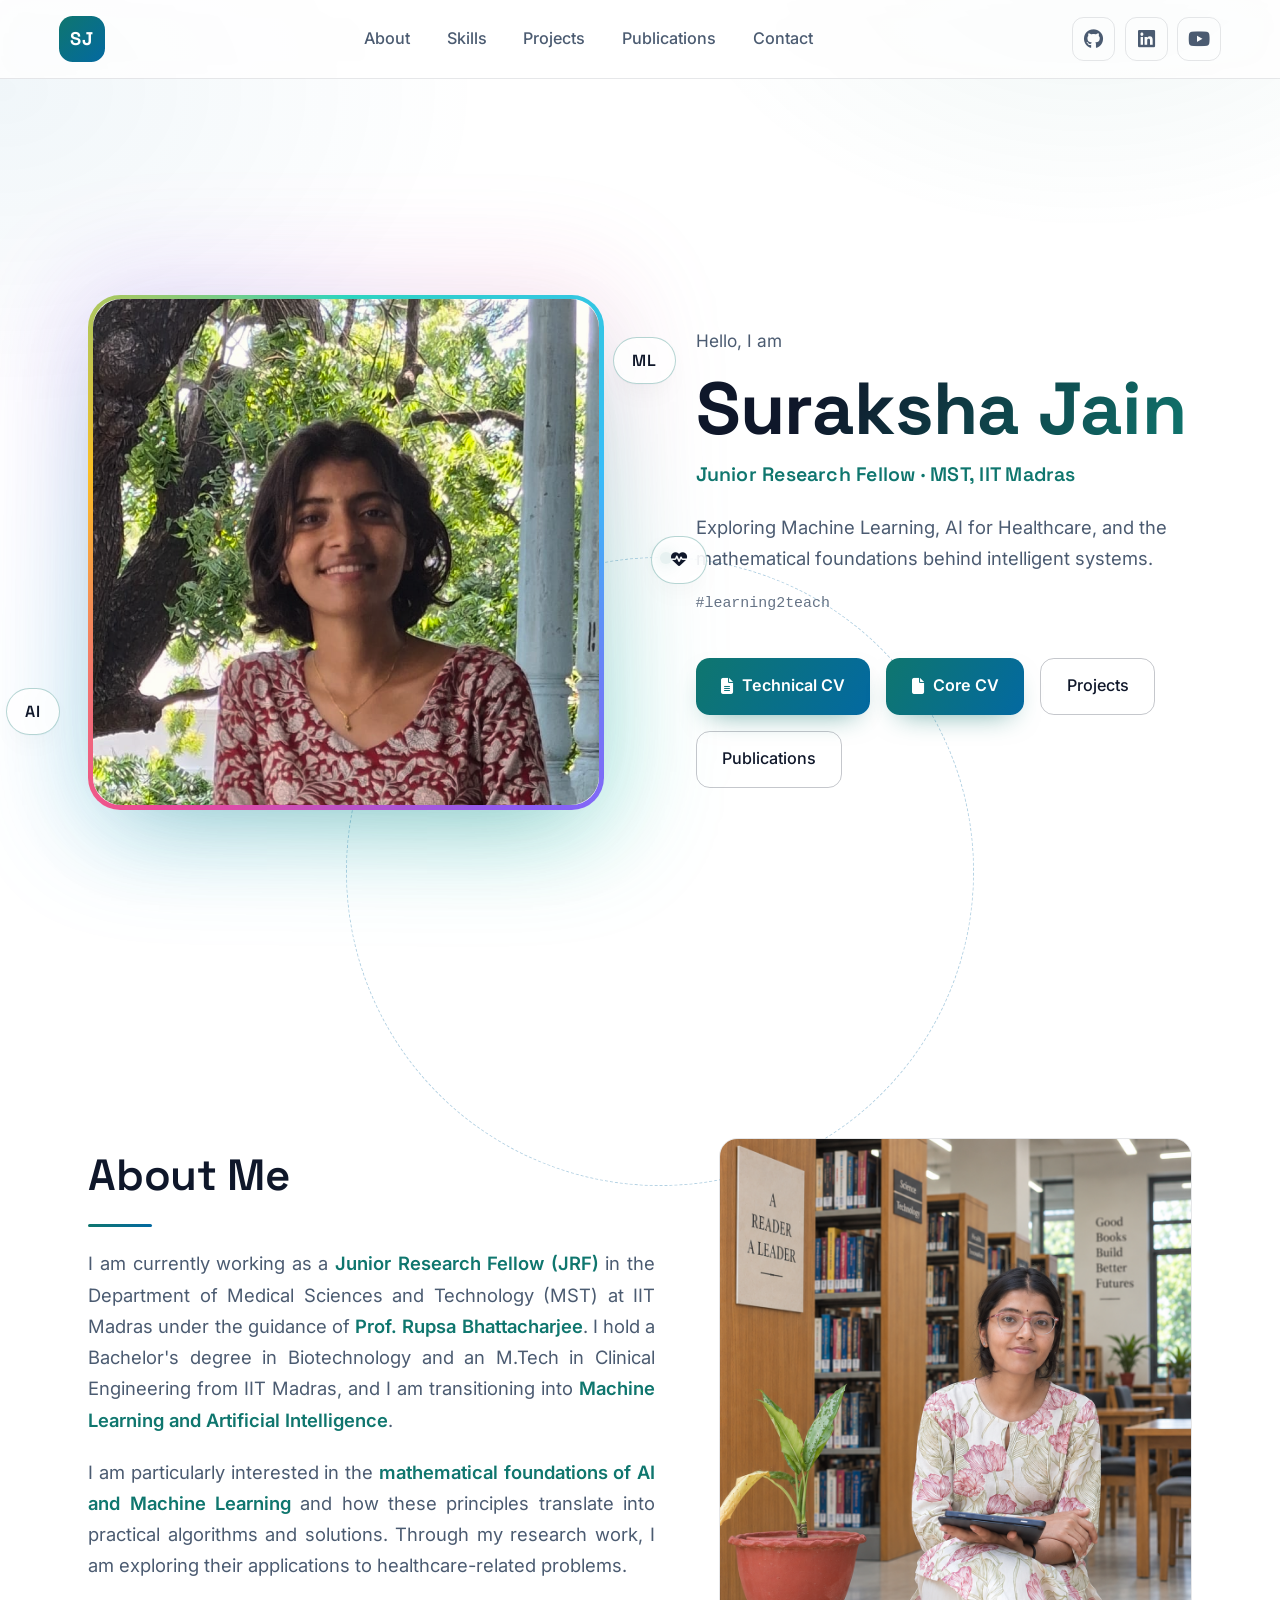
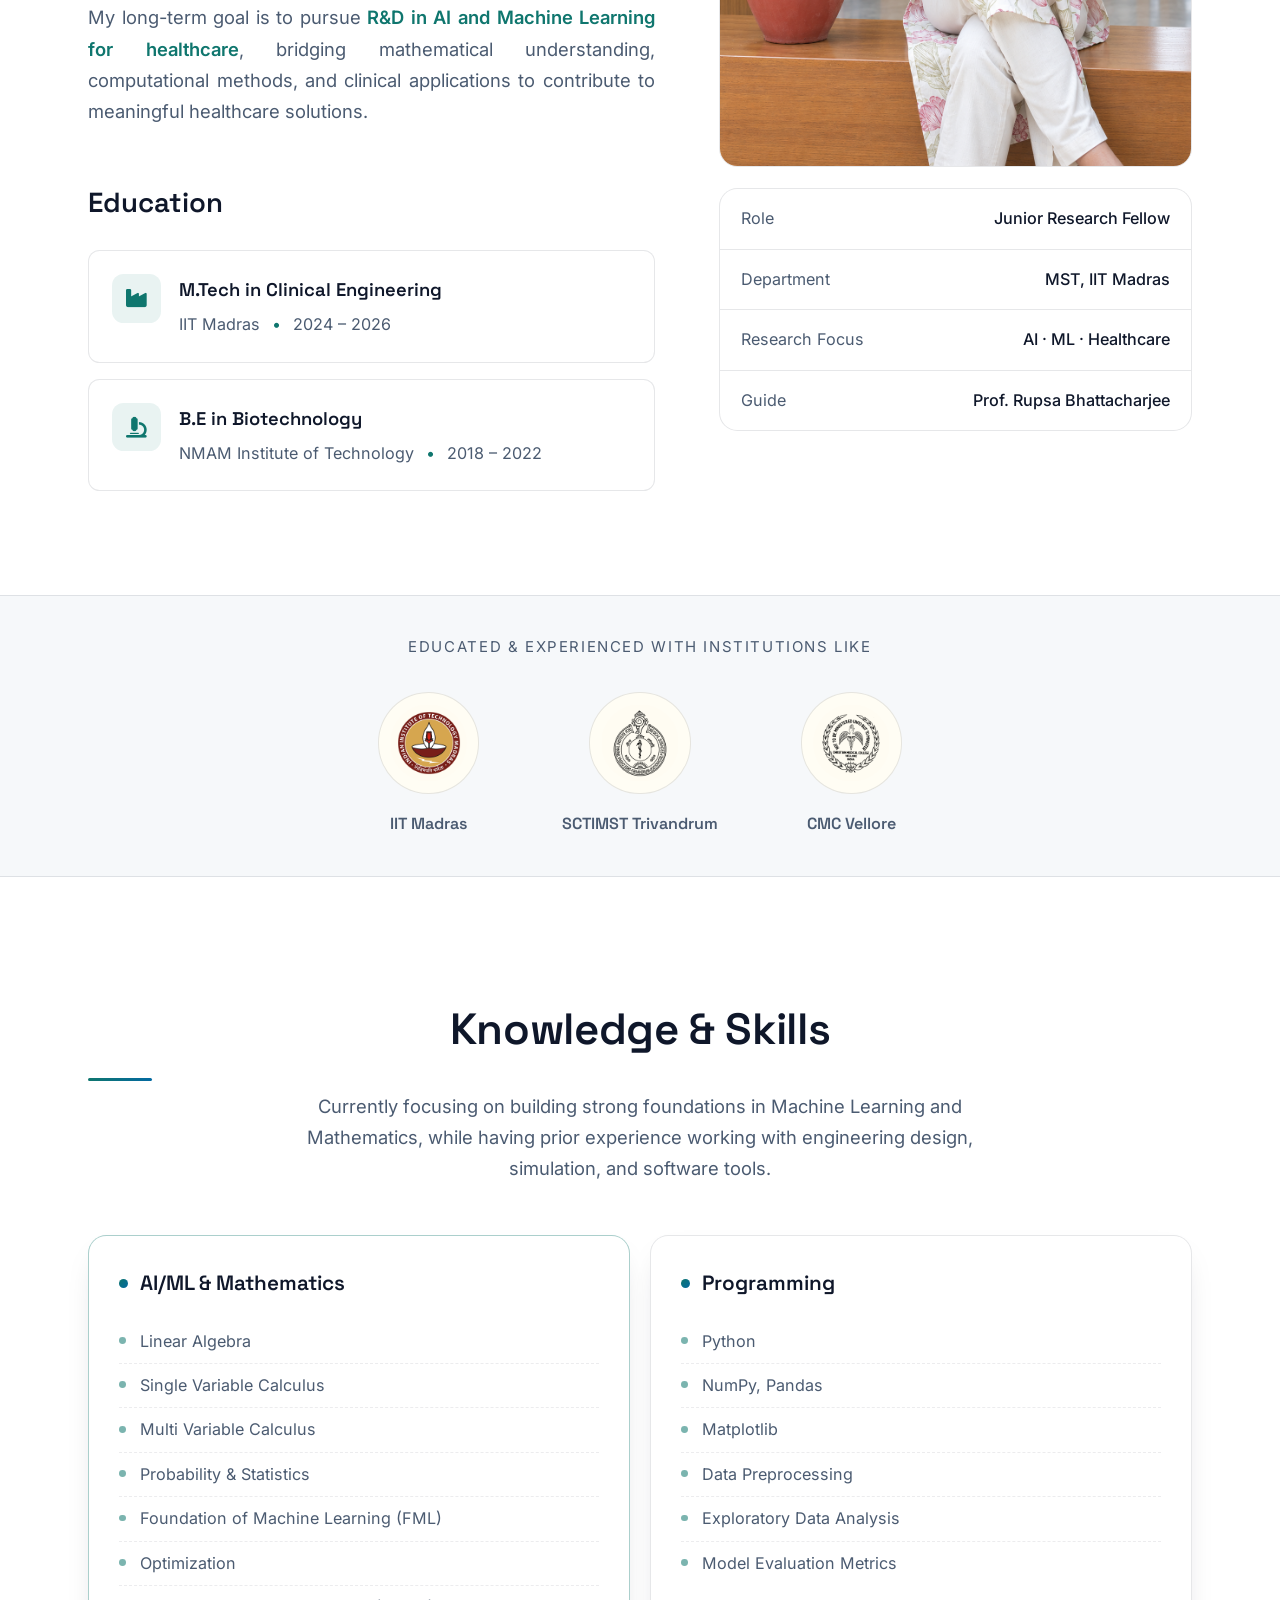
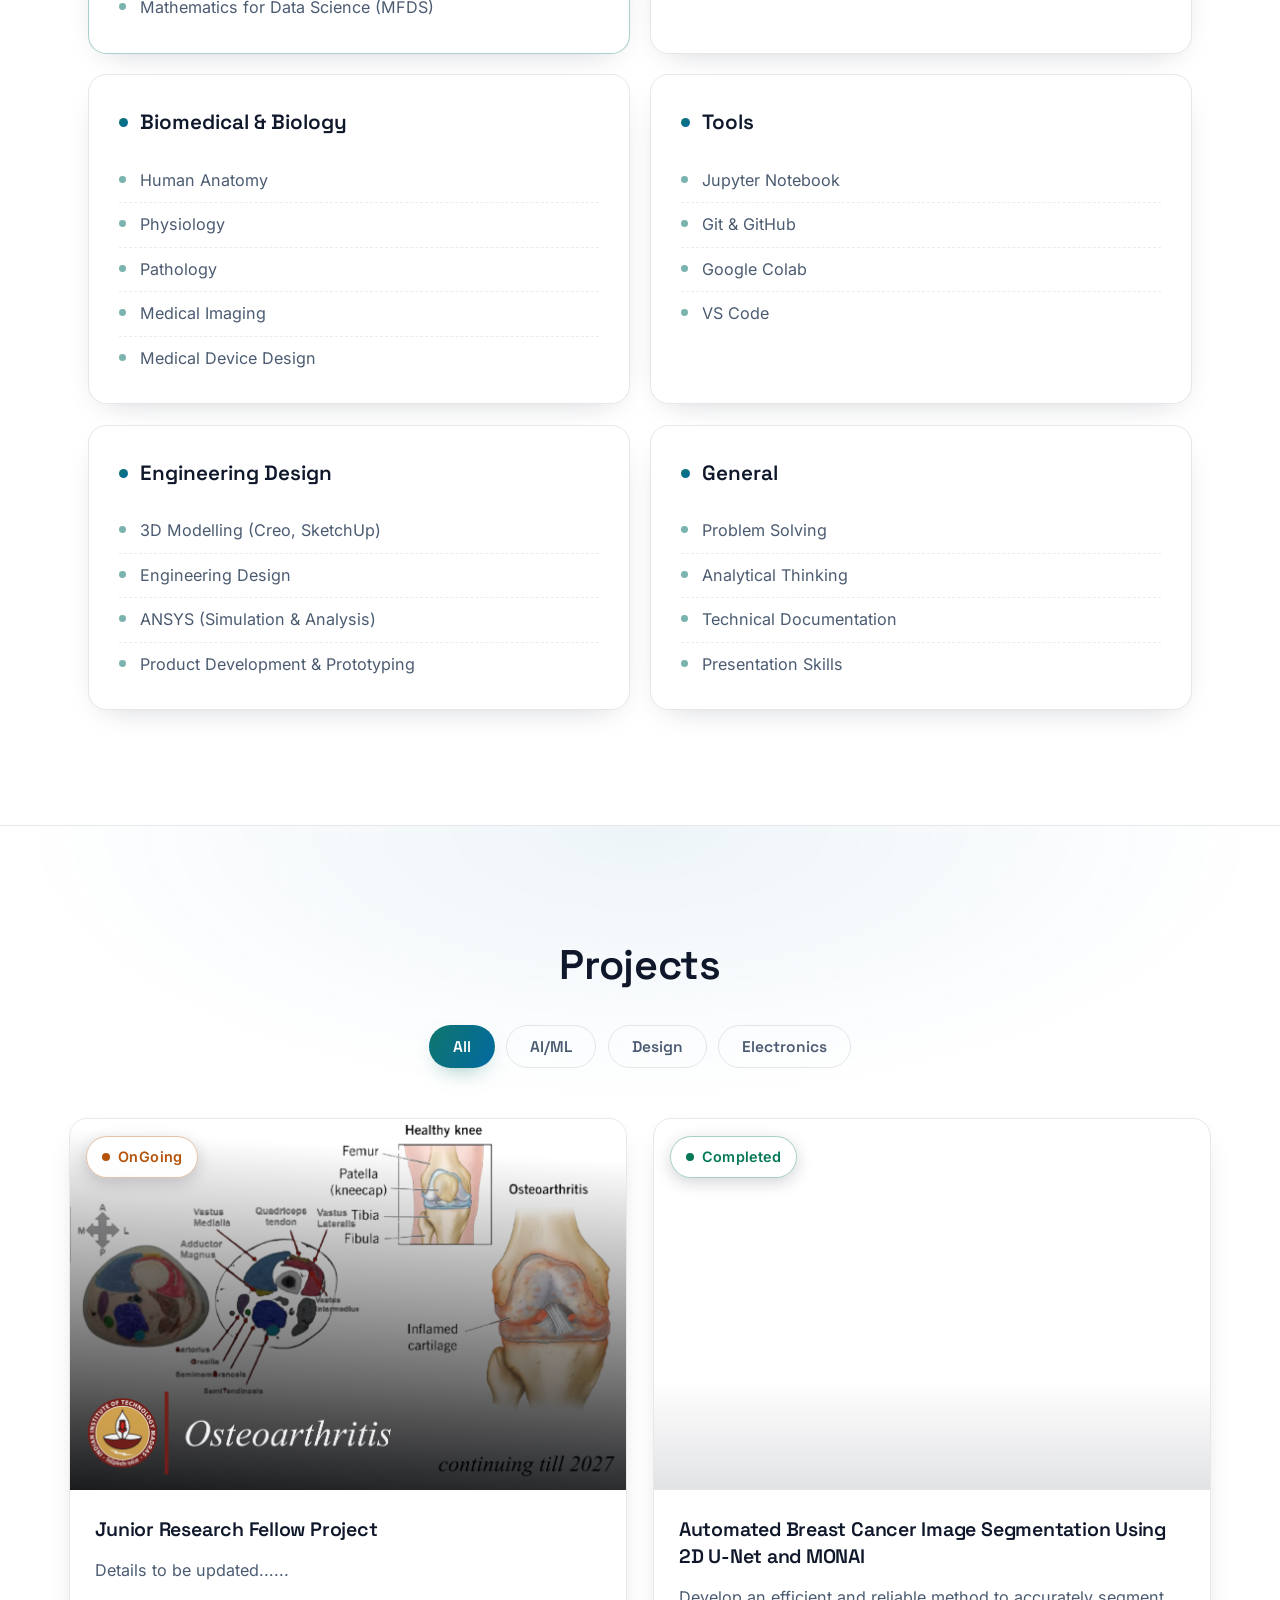
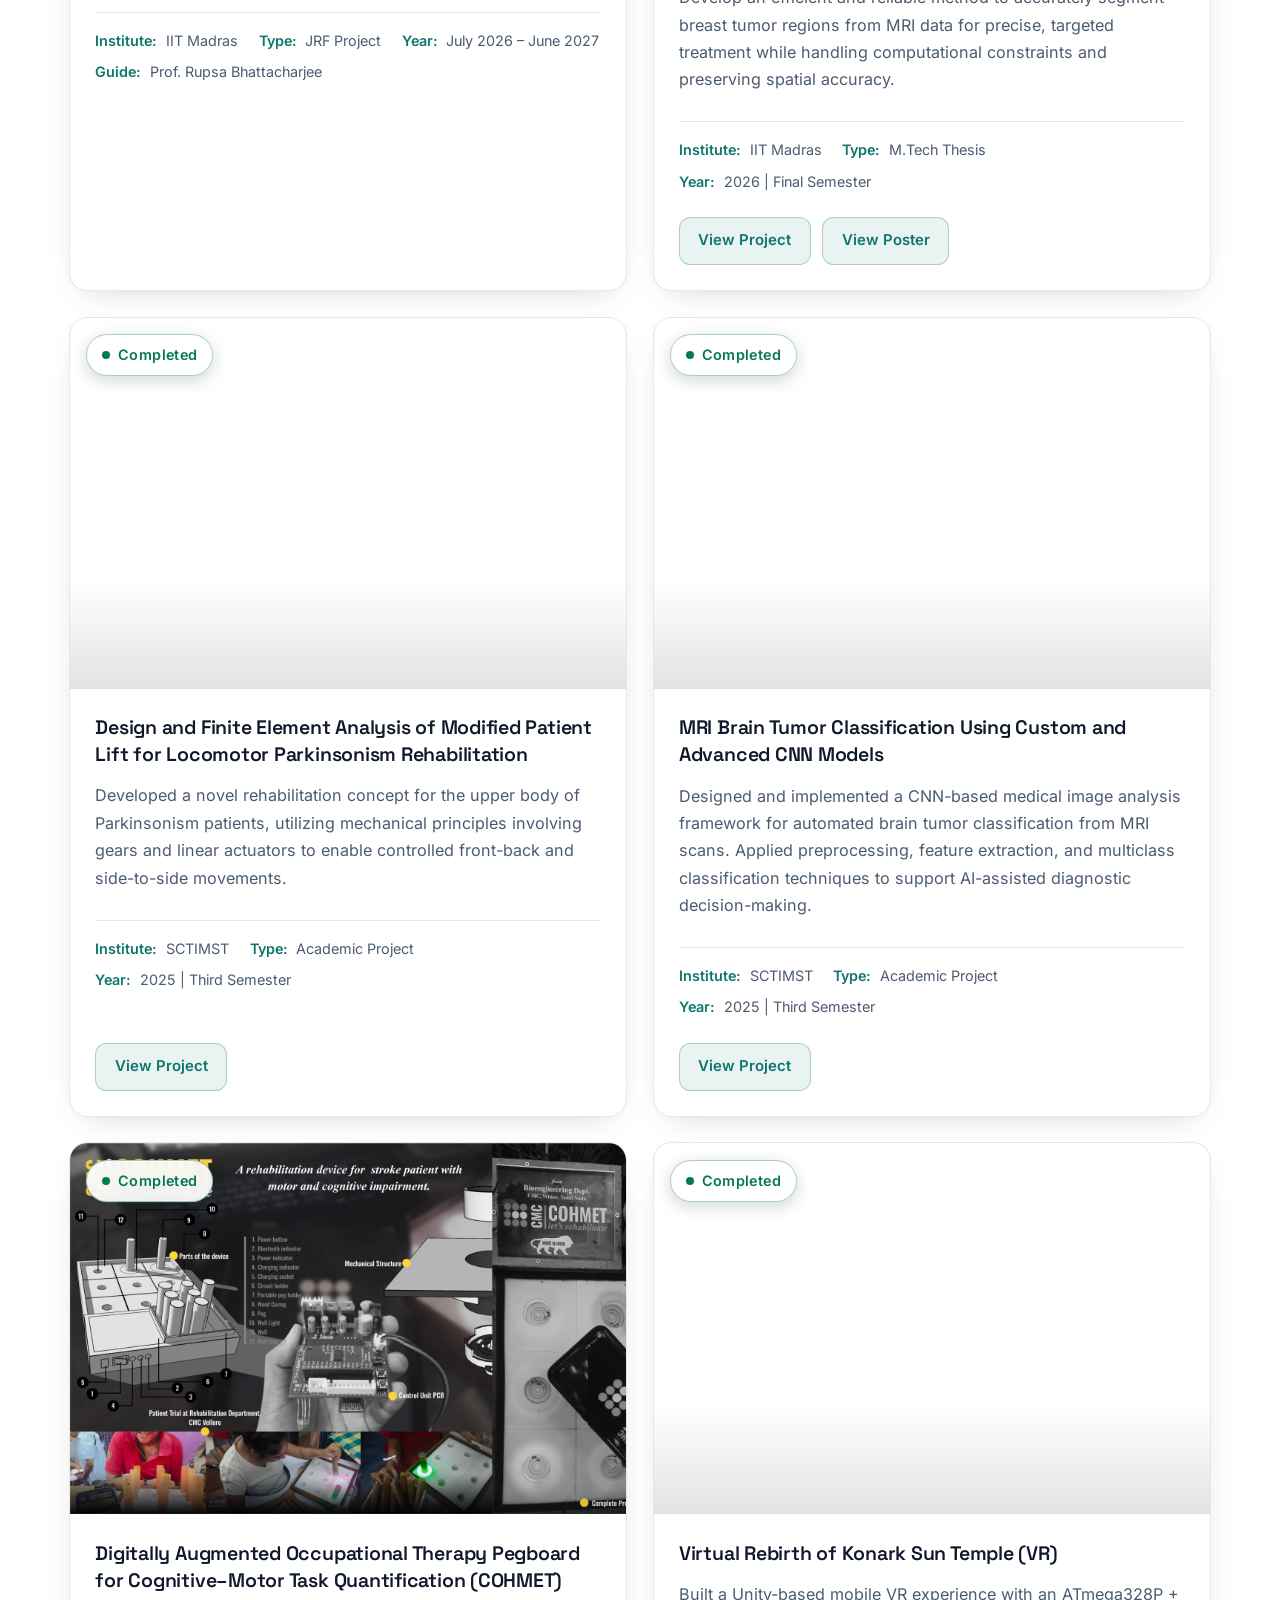
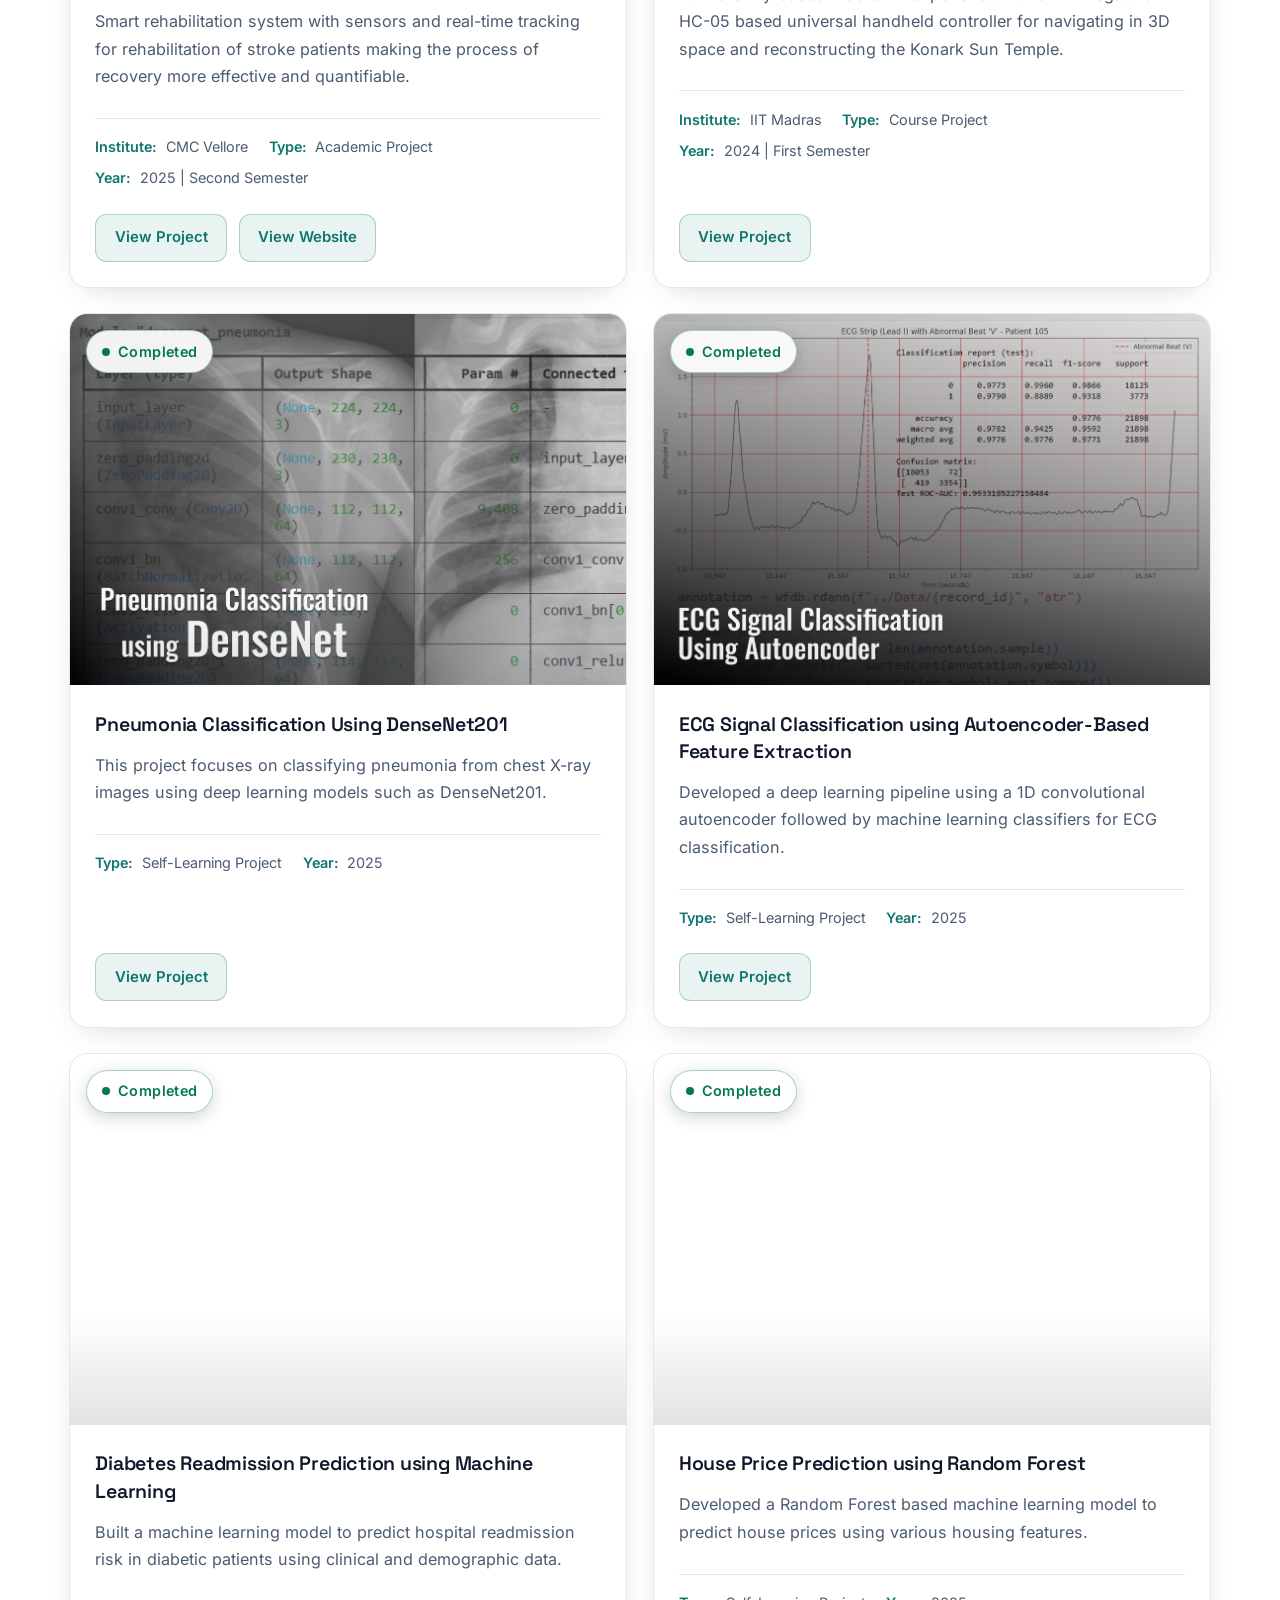
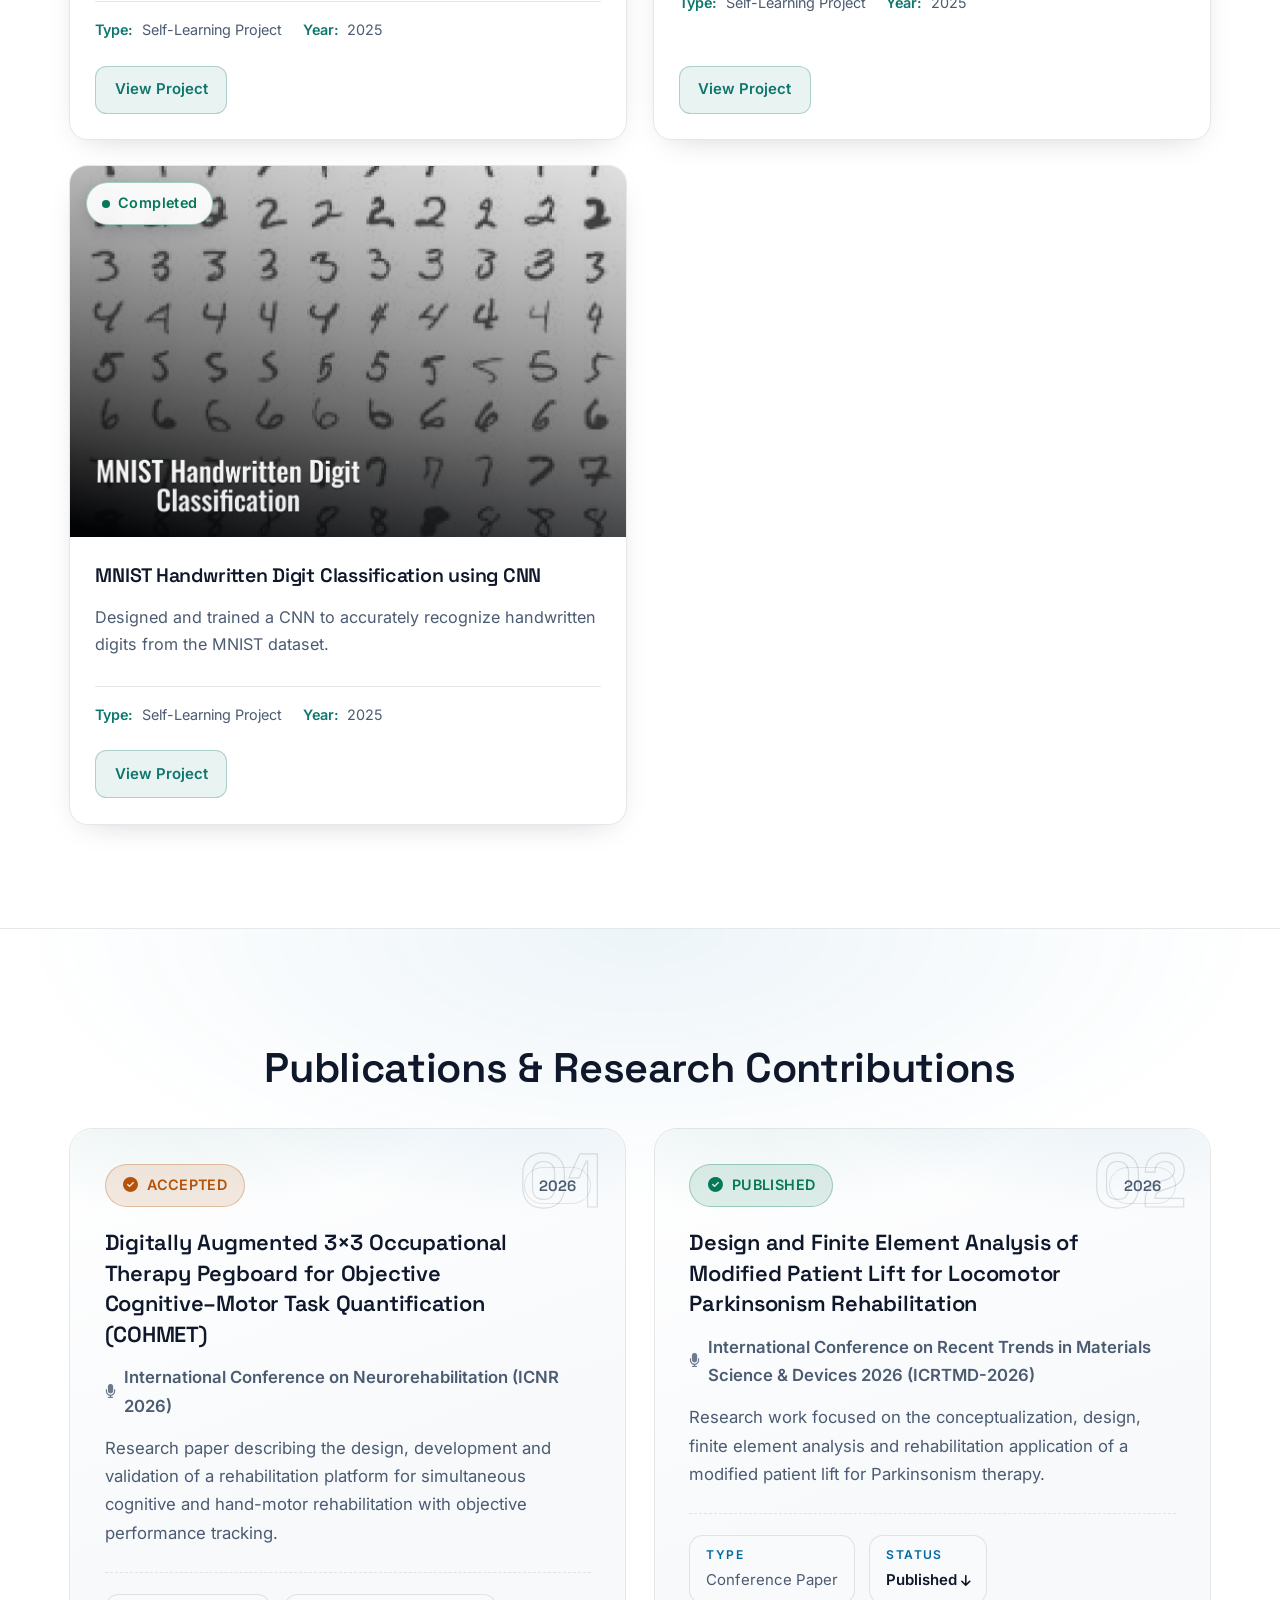
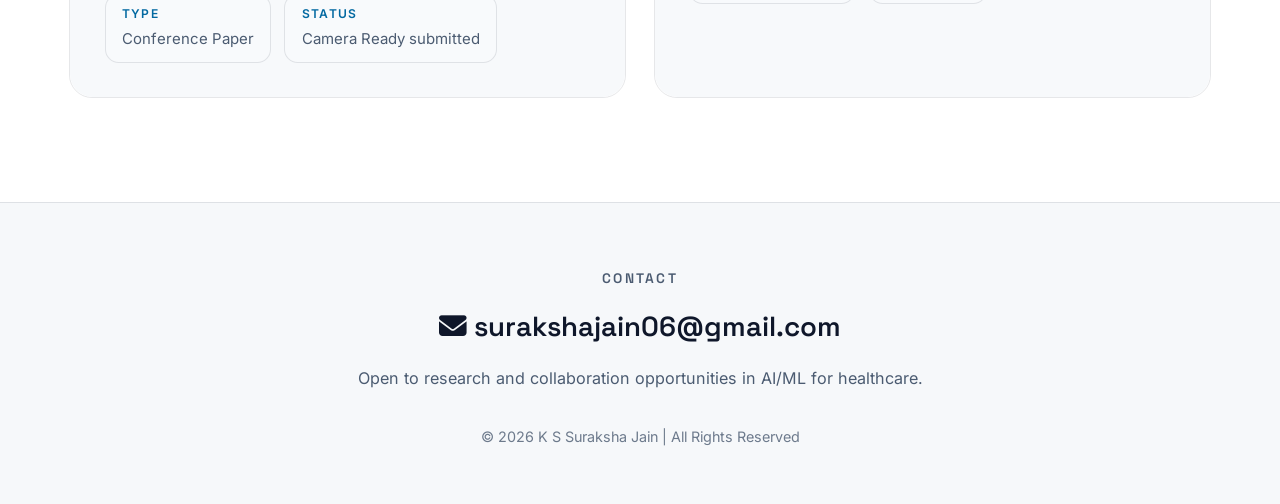
<file: index.html>
<!DOCTYPE html>
<html lang="en">

<head>
    <meta charset="UTF-8">
    <meta name="viewport" content="width=device-width, initial-scale=1.0">
    <meta name="description" content="Suraksha Jain — Junior Research Fellow at IIT Madras. Research portfolio on Machine Learning, AI for Healthcare, and medical imaging.">
    <meta name="keywords" content="Suraksha Jain, AI, Machine Learning, Deep Learning, Healthcare AI, Medical Imaging, IIT Madras, Junior Research Fellow, Computer Vision, Data Science">
    <meta name="author" content="K S Suraksha Jain">
    <meta name="robots" content="index, follow, max-image-preview:large">
    <meta name="theme-color" content="#ffffff">
    <link rel="canonical" href="https://surakshajain06.github.io/portfolio/">
    <link rel="shortcut icon" href="images/icon.png" type="image/x-icon">
    <title>Suraksha Jain | Research Portfolio — AI/ML for Healthcare</title>

    <meta property="og:type" content="website">
    <meta property="og:url" content="https://surakshajain06.github.io/portfolio/">
    <meta property="og:title" content="Suraksha Jain | Research Portfolio">
    <meta property="og:description" content="Junior Research Fellow at IIT Madras exploring Machine Learning, AI for Healthcare, and medical imaging.">
    <meta property="og:image" content="https://surakshajain06.github.io/portfolio/images/dp.png">
    <meta property="og:image:width" content="1000">
    <meta property="og:image:height" content="1000">
    <meta property="og:image:alt" content="Portrait of Suraksha Jain, Junior Research Fellow at IIT Madras">
    <meta property="og:locale" content="en_US">
    <meta property="og:site_name" content="Suraksha Jain Portfolio">

    <meta name="twitter:card" content="summary_large_image">
    <meta name="twitter:site" content="@Surakshajain06">
    <meta name="twitter:creator" content="@Surakshajain06">
    <meta name="twitter:title" content="Suraksha Jain | Research Portfolio">
    <meta name="twitter:description" content="Junior Research Fellow at IIT Madras exploring Machine Learning, AI for Healthcare, and medical imaging.">
    <meta name="twitter:image" content="https://surakshajain06.github.io/portfolio/images/dp.png">
    <meta name="twitter:image:alt" content="Portrait of Suraksha Jain, Junior Research Fellow at IIT Madras">

    <script type="application/ld+json">
    {
        "@context": "https://schema.org",
        "@graph": [
            {
                "@type": "Person",
                "@id": "https://surakshajain06.github.io/portfolio/#person",
                "url": "https://surakshajain06.github.io/portfolio/",
                "name": "K S Suraksha Jain",
                "givenName": "Suraksha",
                "familyName": "Jain",
                "alternateName": "Suraksha Jain",
                "jobTitle": "Junior Research Fellow",
                "image": "https://surakshajain06.github.io/portfolio/images/dp.png",
                "email": "mailto:surakshajain06@gmail.com",
                "description": "Junior Research Fellow exploring Machine Learning, AI for Healthcare, and the mathematical foundations of intelligent systems.",
                "knowsAbout": [
                    "Machine Learning",
                    "Deep Learning",
                    "AI for Healthcare",
                    "Medical Imaging",
                    "Computer Vision",
                    "Data Science"
                ],
                "hasOccupation": {
                    "@type": "Occupation",
                    "name": "Junior Research Fellow",
                    "occupationLocation": {
                        "@type": "Place",
                        "name": "IIT Madras, Chennai, India"
                    },
                    "skills": "Machine Learning, AI for Healthcare, Medical Imaging, Mathematics for Data Science",
                    "sameAs": "https://www.linkedin.com/in/k-s-suraksha-jain/"
                },
                "worksFor": {
                    "@type": "Organization",
                    "name": "Indian Institute of Technology Madras",
                    "sameAs": "https://www.iitm.ac.in/"
                },
                "alumniOf": [
                    {
                        "@type": "CollegeOrUniversity",
                        "name": "IIT Madras",
                        "sameAs": "https://www.iitm.ac.in/"
                    },
                    {
                        "@type": "CollegeOrUniversity",
                        "name": "NMAM Institute of Technology"
                    }
                ],
                "sameAs": [
                    "https://github.com/Surakshajain06",
                    "https://www.linkedin.com/in/k-s-suraksha-jain/",
                    "https://www.youtube.com/@kssurakshajain"
                ]
            },
            {
                "@type": "WebSite",
                "@id": "https://surakshajain06.github.io/portfolio/#website",
                "url": "https://surakshajain06.github.io/portfolio/",
                "name": "Suraksha Jain | Research Portfolio",
                "description": "Research portfolio on Machine Learning, AI for Healthcare, and medical imaging by Suraksha Jain, Junior Research Fellow at IIT Madras.",
                "inLanguage": "en",
                "publisher": { "@id": "https://surakshajain06.github.io/portfolio/#person" }
            }
        ]
    }
    </script>

    <link rel="preconnect" href="https://fonts.googleapis.com">
    <link rel="preconnect" href="https://fonts.gstatic.com" crossorigin>
    <link href="https://fonts.googleapis.com/css2?family=Inter:wght@400;500;600;700&family=Space+Grotesk:wght@400;500;600;700&display=swap" rel="stylesheet">

    <link rel="preload" as="image" href="images/dp.png" fetchpriority="high">

    <link rel="stylesheet" href="style.css">

    <!-- ICONS -->
    <link rel="stylesheet" href="https://cdnjs.cloudflare.com/ajax/libs/font-awesome/6.5.0/css/all.min.css">
</head>

<body>

    <div class="scroll-progress"></div>

    <!-- TOP BAR -->
    <header class="topbar">
        <a href="#" class="logo">SJ</a>

        <nav class="nav">
            <a href="#about">About</a>
            <a href="#skills">Skills</a>
            <a href="#projects">Projects</a>
            <a href="#publications">Publications</a>
            <a href="#contact">Contact</a>
        </nav>

        <div class="icons">
            <a href="https://github.com/Surakshajain06" target="_blank" rel="noopener" aria-label="GitHub">
                <i class="fab fa-github"></i>
            </a>
            <a href="https://www.linkedin.com/in/k-s-suraksha-jain/" target="_blank" rel="noopener" aria-label="LinkedIn">
                <i class="fab fa-linkedin"></i>
            </a>
            <a href="https://www.youtube.com/@kssurakshajain" target="_blank" rel="noopener" aria-label="YouTube">
                <i class="fab fa-youtube"></i>
            </a>
        </div>
    </header>

    <!-- MOBILE BOTTOM NAV -->
    <nav class="bottom-nav" aria-label="Mobile navigation">
        <a href="#about"><i class="fas fa-user"></i><span>About</span></a>
        <a href="#skills"><i class="fas fa-code"></i><span>Skills</span></a>
        <a href="#projects"><i class="fas fa-folder-open"></i><span>Projects</span></a>
        <a href="#publications"><i class="fas fa-book"></i><span>Research</span></a>
        <a href="#contact"><i class="fas fa-envelope"></i><span>Contact</span></a>
    </nav>

    <!-- BACK TO TOP -->
    <button class="back-to-top" id="backToTop" aria-label="Back to top">
        <i class="fas fa-arrow-up"></i>
    </button>

    <main id="main-content">

    <!-- HERO -->
    <section class="hero">
        <div class="hero-img reveal">
            <div class="img-frame">
                <img src="images/dp.png" width="1000" height="1000" alt="Suraksha Jain, Junior Research Fellow at IIT Madras" fetchpriority="high">
                <span class="corner corner-tl"></span>
                <span class="corner corner-tr"></span>
                <span class="corner corner-bl"></span>
                <span class="corner corner-br"></span>
            </div>
            <div class="orbit-ring"><span class="orbit-dot"></span></div>
            <span class="float-chip chip-ml">ML</span>
            <span class="float-chip chip-ai">AI</span>
            <span class="float-chip chip-health"><i class="fas fa-heartbeat"></i></span>
        </div>

        <div class="hero-text reveal">
            <p class="hero-eyebrow">Hello, I am</p>
            <h1>Suraksha Jain</h1>
            <p class="hero-role">Junior Research Fellow &middot; MST, IIT Madras</p>
            <p class="hero-desc">
                Exploring Machine Learning, AI for Healthcare, and the mathematical foundations
                behind intelligent systems.
            </p>
            <p class="hero-hashtag">#learning2teach</p>

            <div class="buttons">
                <a href="images/Resume1.pdf" class="btn"><i class="fas fa-file-alt"></i> Technical CV</a>
                <a href="images/Resume2.pdf" class="btn"><i class="fas fa-file"></i> Core CV</a>
                <a href="#projects" class="btn-outline">Projects</a>
                <a href="#publications" class="btn-outline">Publications</a>
            </div>
        </div>
    </section>

    <!-- ABOUT -->
    <section id="about" class="about reveal" aria-labelledby="about-title">
        <div class="about-text">
            <h2 id="about-title" class="section-title">About Me</h2>

            <p>
                I am currently working as a
                <span class="hl">Junior Research Fellow (JRF)</span>
                in the Department of Medical Sciences and Technology (MST) at IIT Madras
                under the guidance of
                <span class="hl">Prof. Rupsa Bhattacharjee</span>.
                I hold a Bachelor's degree in Biotechnology and an M.Tech in Clinical Engineering
                from IIT Madras, and I am transitioning into
                <span class="hl">Machine Learning and Artificial Intelligence</span>.
            </p>

            <p>
                I am particularly interested in the
                <span class="hl">mathematical foundations of AI and Machine Learning</span>
                and how these principles translate into practical algorithms and solutions.
                Through my research work, I am exploring their applications to
                healthcare-related problems.
            </p>

            <p>
                My long-term goal is to pursue
                <span class="hl">R&amp;D in AI and Machine Learning for healthcare</span>,
                bridging mathematical understanding, computational methods, and clinical
                applications to contribute to meaningful healthcare solutions.
            </p>

            <h3 class="subsection-title">Education</h3>

            <div class="education">
                <div class="edu-card">
                    <div class="edu-icon"><i class="fas fa-industry"></i></div>
                    <div>
                        <h4>M.Tech in Clinical Engineering</h4>
                        <p>IIT Madras <span class="dot">•</span> 2024 – 2026</p>
                    </div>
                </div>

                <div class="edu-card">
                    <div class="edu-icon"><i class="fas fa-microscope"></i></div>
                    <div>
                        <h4>B.E in Biotechnology</h4>
                        <p>NMAM Institute of Technology <span class="dot">•</span> 2018 – 2022</p>
                    </div>
                </div>
            </div>
        </div>

        <div class="about-aside">
            <div class="about-img">
                <img src="images/about.png" width="1086" height="1448" alt="About Suraksha Jain" loading="lazy" decoding="async">
            </div>

            <div class="facts">
                <div class="fact">
                    <span class="fact-label">Role</span>
                    <span>Junior Research Fellow</span>
                </div>
                <div class="fact">
                    <span class="fact-label">Department</span>
                    <span>MST, IIT Madras</span>
                </div>
                <div class="fact">
                    <span class="fact-label">Research Focus</span>
                    <span>AI &middot; ML &middot; Healthcare</span>
                </div>
                <div class="fact">
                    <span class="fact-label">Guide</span>
                    <span>Prof. Rupsa Bhattacharjee</span>
                </div>
            </div>
        </div>
    </section>

    <!-- INSTITUTE STRIP -->
    <div class="logo-strip">
        <p class="strip-label">Educated &amp; experienced with institutions like</p>
        <div class="strip-track">
            <div class="strip-content">
                <div class="logo-item">
                    <img src="images/logo1.png" width="400" height="400" alt="IIT Madras" loading="lazy" decoding="async">
                    <div class="logo-name">IIT Madras</div>
                </div>
                <div class="logo-item">
                    <img src="images/logo3.png" width="400" height="400" alt="SCTIMST" loading="lazy" decoding="async">
                    <div class="logo-name">SCTIMST Trivandrum</div>
                </div>
                <div class="logo-item">
                    <img src="images/logo4.png" width="400" height="400" alt="CMC Vellore" loading="lazy" decoding="async">
                    <div class="logo-name">CMC Vellore</div>
                </div>
            </div>
        </div>
    </div>

    <!-- SKILLS -->
    <section id="skills" class="skills-section reveal" aria-labelledby="skills-title">
        <h2 id="skills-title" class="section-title">Knowledge &amp; Skills</h2>
        <p class="skills-sub">
            Currently focusing on building strong foundations in Machine Learning and Mathematics,
            while having prior experience working with engineering design, simulation, and software tools.
        </p>

        <div class="skills-grid">
            <div class="skill-box highlight">
                <h3>AI/ML &amp; Mathematics</h2>
                <ul class="no-bullets">
                    <li>Linear Algebra</li>
                    <li>Single Variable Calculus</li>
                    <li>Multi Variable Calculus</li>
                    <li>Probability &amp; Statistics</li>
                    <li>Foundation of Machine Learning (FML)</li>
                    <li>Optimization</li>
                    <li>Mathematics for Data Science (MFDS)</li>
                </ul>
            </div>

            <div class="skill-box">
                <h3>Programming</h2>
                <ul class="no-bullets">
                    <li>Python</li>
                    <li>NumPy, Pandas</li>
                    <li>Matplotlib</li>
                    <li>Data Preprocessing</li>
                    <li>Exploratory Data Analysis</li>
                    <li>Model Evaluation Metrics</li>
                </ul>
            </div>

            <div class="skill-box">
                <h3>Biomedical &amp; Biology</h2>
                <ul class="no-bullets">
                    <li>Human Anatomy</li>
                    <li>Physiology</li>
                    <li>Pathology</li>
                    <li>Medical Imaging</li>
                    <li>Medical Device Design</li>
                </ul>
            </div>

            <div class="skill-box">
                <h3>Tools</h2>
                <ul class="no-bullets">
                    <li>Jupyter Notebook</li>
                    <li>Git &amp; GitHub</li>
                    <li>Google Colab</li>
                    <li>VS Code</li>
                </ul>
            </div>

            <div class="skill-box">
                <h3>Engineering Design</h2>
                <ul class="no-bullets">
                    <li>3D Modelling (Creo, SketchUp)</li>
                    <li>Engineering Design</li>
                    <li>ANSYS (Simulation &amp; Analysis)</li>
                    <li>Product Development &amp; Prototyping</li>
                </ul>
            </div>

            <div class="skill-box">
                <h3>General</h2>
                <ul class="no-bullets">
                    <li>Problem Solving</li>
                    <li>Analytical Thinking</li>
                    <li>Technical Documentation</li>
                    <li>Presentation Skills</li>
                </ul>
            </div>
        </div>
    </section>

    <!-- PROJECTS -->
    <section id="projects" class="projects-section" aria-labelledby="projects-title">
        <h2 id="projects-title" class="proj-title">Projects</h2>

        <div class="project-filters">
            <button class="filter-btn active" data-filter="all">All</button>
            <button class="filter-btn" data-filter="aiml">AI/ML</button>
            <button class="filter-btn" data-filter="design">Design</button>
            <button class="filter-btn" data-filter="electronics">Electronics</button>
        </div>

        <div class="projects">

            <!-- JRF -->
            <div class="project-card reveal" data-category="aiml">
                <div class="thumb">
                    <img src="images/tn11.png" width="1125" height="750" alt="Junior Research Fellow Project" loading="lazy" decoding="async">
                    <span class="status ongoing">OnGoing</span>
                </div>
                <div class="project-content">
                    <h3>Junior Research Fellow Project</h3>
                    <p>Details to be updated......</p>

                    <div class="project-details">
                        <p><b>Institute:</b> IIT Madras</p>
                        <p><b>Type:</b> JRF Project</p>
                        <p><b>Year:</b> July 2026 – June 2027</p>
                        <p><b>Guide:</b> Prof. Rupsa Bhattacharjee</p>
                    </div>
                </div>
            </div>

            <!-- Breast Tumor Segmentation -->
            <div class="project-card reveal" data-category="aiml">
                <div class="thumb">
                    <img src="images/tn3.png" width="1125" height="750" alt="Breast Cancer Image Segmentation" loading="lazy" decoding="async">
                    <span class="status done">Completed</span>
                </div>
                <div class="project-content">
                    <h3>Automated Breast Cancer Image Segmentation Using 2D U-Net and MONAI</h3>
                    <p>
                        Develop an efficient and reliable method to accurately segment breast tumor
                        regions from MRI data for precise, targeted treatment while handling
                        computational constraints and preserving spatial accuracy.
                    </p>

                    <div class="project-details">
                        <p><b>Institute:</b> IIT Madras</p>
                        <p><b>Type:</b> M.Tech Thesis</p>
                        <p><b>Year:</b> 2026 | Final Semester</p>
                    </div>

                    <div class="project-bottom">
                        <a href="https://github.com/Surakshajain06/Automated-2D-segmentation-of-Breast-cancer">View Project</a>
                        <a href="images/Poster_Presentation_cl24m015_Suraksha.pdf">View Poster</a>
                    </div>
                </div>
            </div>

            <!-- Rehabilitation Lift -->
            <div class="project-card reveal" data-category="design">
                <div class="thumb">
                    <img src="images/tn2.png" width="1125" height="750" alt="Patient Lift for Parkinsonism Rehabilitation" loading="lazy" decoding="async">
                    <span class="status done">Completed</span>
                </div>
                <div class="project-content">
                    <h3>Design and Finite Element Analysis of Modified Patient Lift for Locomotor Parkinsonism Rehabilitation</h3>
                    <p>
                        Developed a novel rehabilitation concept for the upper body of Parkinsonism
                        patients, utilizing mechanical principles involving gears and linear actuators
                        to enable controlled front-back and side-to-side movements.
                    </p>

                    <div class="project-details">
                        <p><b>Institute:</b> SCTIMST</p>
                        <p><b>Type:</b> Academic Project</p>
                        <p><b>Year:</b> 2025 | Third Semester</p>
                    </div>

                    <div class="project-bottom">
                        <a href="images/ICRTMD-2026.pdf">View Project</a>
                    </div>
                </div>
            </div>

            <!-- Custom CNN -->
            <div class="project-card reveal" data-category="aiml">
                <div class="thumb">
                    <img src="images/tn10.png" width="1125" height="750" alt="MRI Brain Tumor Classification" loading="lazy" decoding="async">
                    <span class="status done">Completed</span>
                </div>
                <div class="project-content">
                    <h3>MRI Brain Tumor Classification Using Custom and Advanced CNN Models</h3>
                    <p>
                        Designed and implemented a CNN-based medical image analysis framework for automated brain tumor
                        classification from MRI scans. Applied preprocessing, feature extraction, and multiclass
                        classification techniques to support AI-assisted diagnostic decision-making.
                    </p>

                    <div class="project-details">
                        <p><b>Institute:</b> SCTIMST</p>
                        <p><b>Type:</b> Academic Project</p>
                        <p><b>Year:</b> 2025 | Third Semester</p>
                    </div>

                    <div class="project-bottom">
                        <a href="images/MRI Brain Tumor Classification Using Custom and Advanced CNN Models.pdf">View Project</a>
                    </div>
                </div>
            </div>

            <!-- COHMET -->
            <div class="project-card reveal" data-category="electronics">
                <div class="thumb">
                    <img src="images/tn1.png" width="1500" height="1000" alt="COHMET Rehabilitation Device" loading="lazy" decoding="async">
                    <span class="status done">Completed</span>
                </div>
                <div class="project-content">
                    <h3>Digitally Augmented Occupational Therapy Pegboard for Cognitive–Motor Task Quantification (COHMET)</h3>
                    <p>
                        Smart rehabilitation system with sensors and real-time tracking for
                        rehabilitation of stroke patients making the process of recovery more
                        effective and quantifiable.
                    </p>

                    <div class="project-details">
                        <p><b>Institute:</b> CMC Vellore</p>
                        <p><b>Type:</b> Academic Project</p>
                        <p><b>Year:</b> 2025 | Second Semester</p>
                    </div>

                    <div class="project-bottom">
                        <a href="https://github.com/Surakshajain06/COHMET_PVT">View Project</a>
                        <a href="https://cohmet-cmc.netlify.app/">View Website</a>
                    </div>
                </div>
            </div>

            <!-- VR Project -->
            <div class="project-card reveal" data-category="electronics">
                <div class="thumb">
                    <img src="images/tn9.png" width="1500" height="1000" alt="Virtual Rebirth of Konark Sun Temple" loading="lazy" decoding="async">
                    <span class="status done">Completed</span>
                </div>
                <div class="project-content">
                    <h3>Virtual Rebirth of Konark Sun Temple (VR)</h3>
                    <p>
                        Built a Unity-based mobile VR experience with an
                        ATmega328P + HC-05 based universal handheld controller for
                        navigating in 3D space and reconstructing the Konark Sun Temple.
                    </p>

                    <div class="project-details">
                        <p><b>Institute:</b> IIT Madras</p>
                        <p><b>Type:</b> Course Project</p>
                        <p><b>Year:</b> 2024 | First Semester</p>
                    </div>

                    <div class="project-bottom">
                        <a href="https://konark.netlify.app/">View Project</a>
                    </div>
                </div>
            </div>

            <!-- Pneumonia -->
            <div class="project-card reveal" data-category="aiml">
                <div class="thumb">
                    <img src="images/tn4.png" width="1125" height="750" alt="Pneumonia Classification" loading="lazy" decoding="async">
                    <span class="status done">Completed</span>
                </div>
                <div class="project-content">
                    <h3>Pneumonia Classification Using DenseNet201</h3>
                    <p>
                        This project focuses on classifying pneumonia from chest X-ray images
                        using deep learning models such as DenseNet201.
                    </p>

                    <div class="project-details">
                        <p><b>Type:</b> Self-Learning Project</p>
                        <p><b>Year:</b> 2025</p>
                    </div>

                    <div class="project-bottom">
                        <a href="https://github.com/Surakshajain06/Automated-Pneumonia-Classification-from-Chest-Radiographs-Using-DenseNet201">View Project</a>
                    </div>
                </div>
            </div>

            <!-- ECG -->
            <div class="project-card reveal" data-category="aiml">
                <div class="thumb">
                    <img src="images/tn7.png" width="1125" height="750" alt="ECG Signal Classification" loading="lazy" decoding="async">
                    <span class="status done">Completed</span>
                </div>
                <div class="project-content">
                    <h3>ECG Signal Classification using Autoencoder-Based Feature Extraction</h3>
                    <p>
                        Developed a deep learning pipeline using a 1D convolutional autoencoder
                        followed by machine learning classifiers for ECG classification.
                    </p>

                    <div class="project-details">
                        <p><b>Type:</b> Self-Learning Project</p>
                        <p><b>Year:</b> 2025</p>
                    </div>

                    <div class="project-bottom">
                        <a href="https://github.com/Surakshajain06/ECG-Classification-using-Autoencoder">View Project</a>
                    </div>
                </div>
            </div>

            <!-- Diabetes -->
            <div class="project-card reveal" data-category="aiml">
                <div class="thumb">
                    <img src="images/tn6.png" width="1125" height="750" alt="Diabetes Readmission Prediction" loading="lazy" decoding="async">
                    <span class="status done">Completed</span>
                </div>
                <div class="project-content">
                    <h3>Diabetes Readmission Prediction using Machine Learning</h3>
                    <p>
                        Built a machine learning model to predict hospital readmission risk in
                        diabetic patients using clinical and demographic data.
                    </p>

                    <div class="project-details">
                        <p><b>Type:</b> Self-Learning Project</p>
                        <p><b>Year:</b> 2025</p>
                    </div>

                    <div class="project-bottom">
                        <a href="https://github.com/Surakshajain06/Diabetic-readmission-prediction-for-high-sensitivity-cleaning">View Project</a>
                    </div>
                </div>
            </div>

            <!-- House Price -->
            <div class="project-card reveal" data-category="aiml">
                <div class="thumb">
                    <img src="images/tn5.png" width="1125" height="750" alt="House Price Prediction" loading="lazy" decoding="async">
                    <span class="status done">Completed</span>
                </div>
                <div class="project-content">
                    <h3>House Price Prediction using Random Forest</h3>
                    <p>
                        Developed a Random Forest based machine learning model to predict house
                        prices using various housing features.
                    </p>

                    <div class="project-details">
                        <p><b>Type:</b> Self-Learning Project</p>
                        <p><b>Year:</b> 2025</p>
                    </div>

                    <div class="project-bottom">
                        <a href="https://github.com/Surakshajain06/House-Price-Prediction-using-RandomForestRegressor">View Project</a>
                    </div>
                </div>
            </div>

            <!-- MNIST -->
            <div class="project-card reveal" data-category="aiml">
                <div class="thumb">
                    <img src="images/tn8.png" width="1125" height="750" alt="MNIST Digit Classification" loading="lazy" decoding="async">
                    <span class="status done">Completed</span>
                </div>
                <div class="project-content">
                    <h3>MNIST Handwritten Digit Classification using CNN</h3>
                    <p>
                        Designed and trained a CNN to accurately recognize handwritten digits
                        from the MNIST dataset.
                    </p>

                    <div class="project-details">
                        <p><b>Type:</b> Self-Learning Project</p>
                        <p><b>Year:</b> 2025</p>
                    </div>

                    <div class="project-bottom">
                        <a href="https://github.com/Surakshajain06/MNIST-Handwritten-Digit-Classifier">View Project</a>
                    </div>
                </div>
            </div>

        </div>
    </section>

    <!-- PUBLICATIONS -->
    <section id="publications" class="projects-section reveal" aria-labelledby="publications-title">
        <h2 id="publications-title" class="proj-title">Publications &amp; Research Contributions</h2>

        <div class="publication-grid">

            <!-- COHMET -->
            <div class="publication-card">
                <span class="pub-index">01</span>
                <div class="publication-top">
                    <span class="pub-status accepted"><i class="fas fa-check-circle"></i> Accepted</span>
                    <span class="pub-year">2026</span>
                </div>
                <h3>
                    Digitally Augmented 3×3 Occupational Therapy Pegboard for Objective Cognitive–Motor Task
                    Quantification (COHMET)
                </h3>
                <p class="conference-name"><i class="fas fa-microphone"></i> International Conference on Neurorehabilitation (ICNR 2026)</p>
                <p>
                    Research paper describing the design, development and validation
                    of a rehabilitation platform for simultaneous cognitive and
                    hand-motor rehabilitation with objective performance tracking.
                </p>
                <div class="publication-meta">
                    <span class="pub-tag"><b>Type</b>Conference Paper</span>
                    <span class="pub-tag"><b>Status</b>Camera Ready submitted</span>
                </div>
            </div>

            <!-- REHAB LIFT -->
            <div class="publication-card">
                <span class="pub-index">02</span>
                <div class="publication-top">
                    <span class="pub-status published"><i class="fas fa-check-circle"></i> Published</span>
                    <span class="pub-year">2026</span>
                </div>
                <h3>
                    Design and Finite Element Analysis of Modified Patient Lift
                    for Locomotor Parkinsonism Rehabilitation
                </h3>
                <p class="conference-name"><i class="fas fa-microphone"></i> International Conference on Recent Trends in Materials Science &amp; Devices 2026 (ICRTMD-2026)</p>
                <p>
                    Research work focused on the conceptualization, design,
                    finite element analysis and rehabilitation application
                    of a modified patient lift for Parkinsonism therapy.
                </p>
                <div class="publication-meta">
                    <span class="pub-tag"><b>Type</b>Conference Paper</span>
                    <span class="pub-tag"><b>Status</b>
                        <a class="pub-link" href="https://researchplateau.com/uploads/reasearchpapers/1781328295.pdf"
                            target="_blank">Published <i class="fas fa-arrow-down"></i></a>
                    </span>
                </div>
            </div>

        </div>
    </section>
    </main>

    <!-- FOOTER -->
    <footer id="contact">
        <p class="footer-heading">Contact</p>
        <a class="footer-mail" href="mailto:surakshajain06@gmail.com">
            <i class="fas fa-envelope"></i> surakshajain06@gmail.com
        </a>
        <p class="footer-note">Open to research and collaboration opportunities in AI/ML for healthcare.</p>
        <p class="copy">© 2026 K S Suraksha Jain | All Rights Reserved</p>
    </footer>

    <script src="script.js"></script>
</body>

</html>
</file>
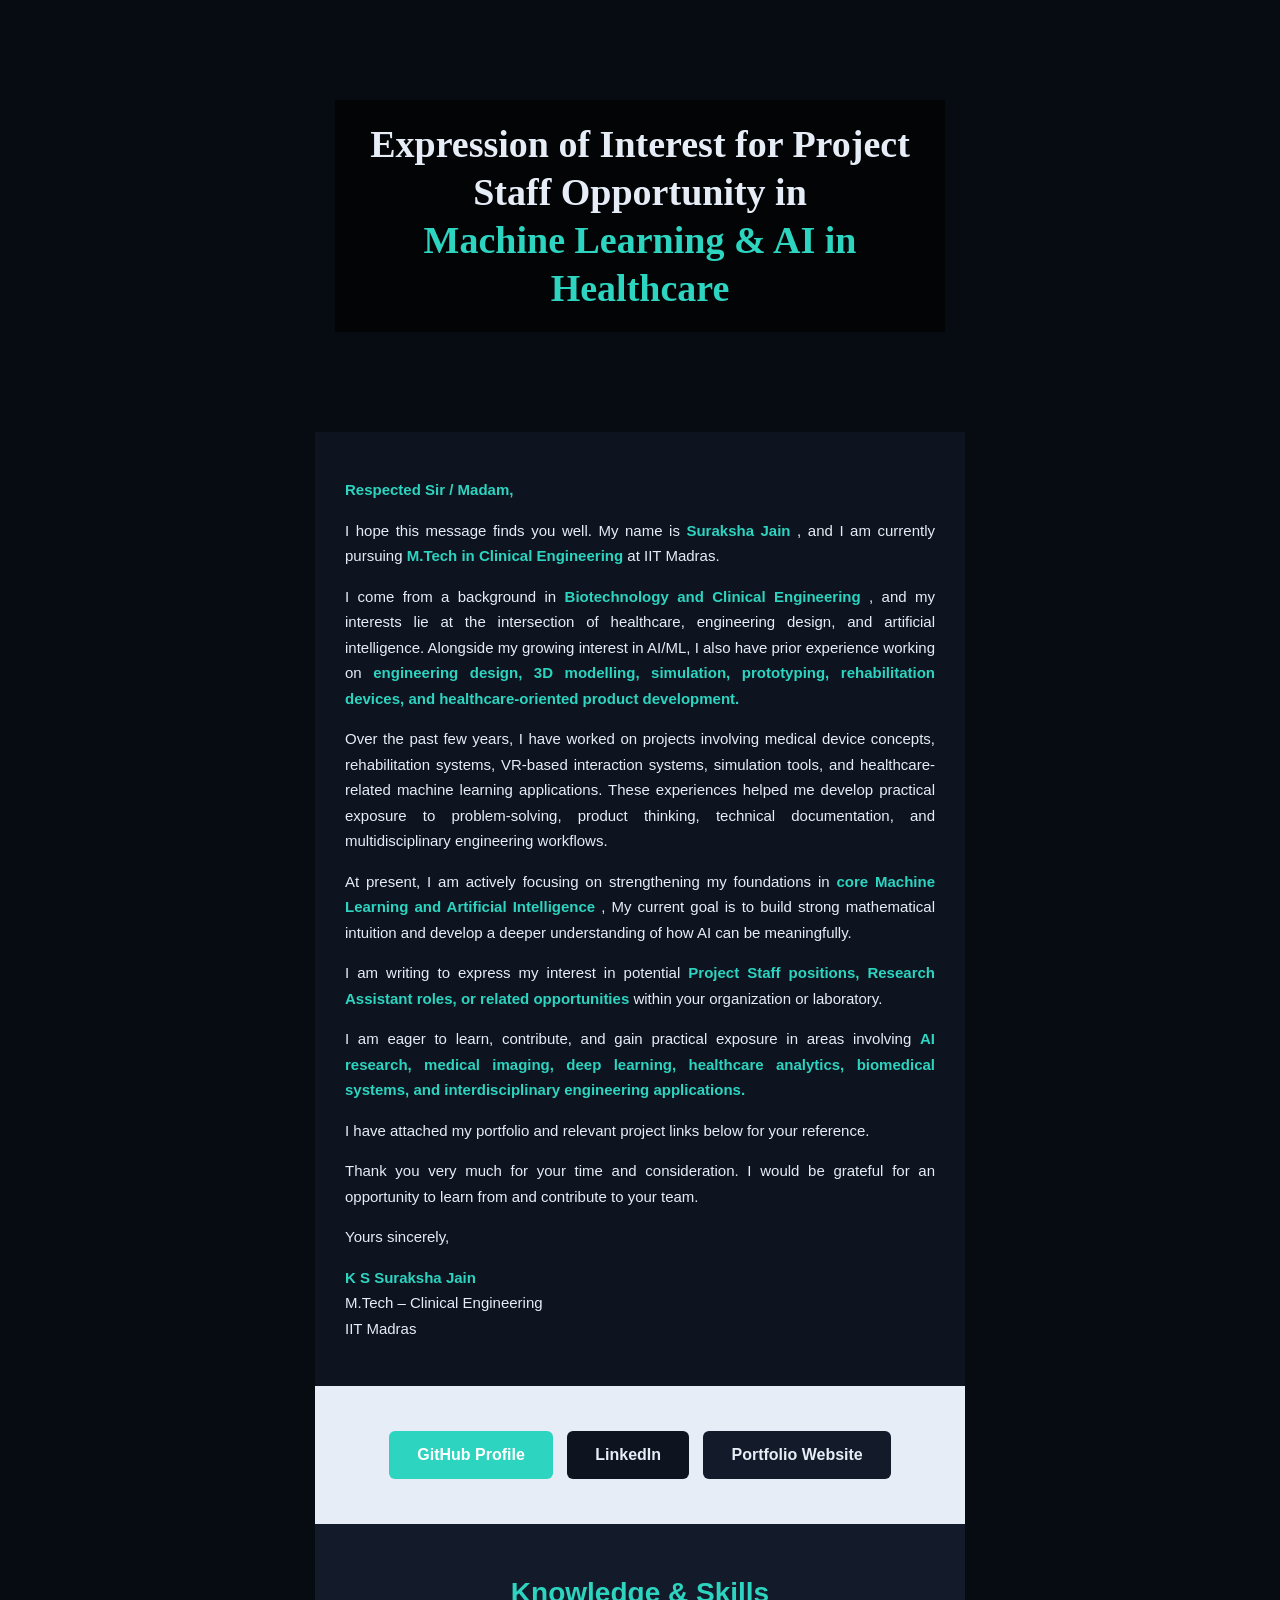
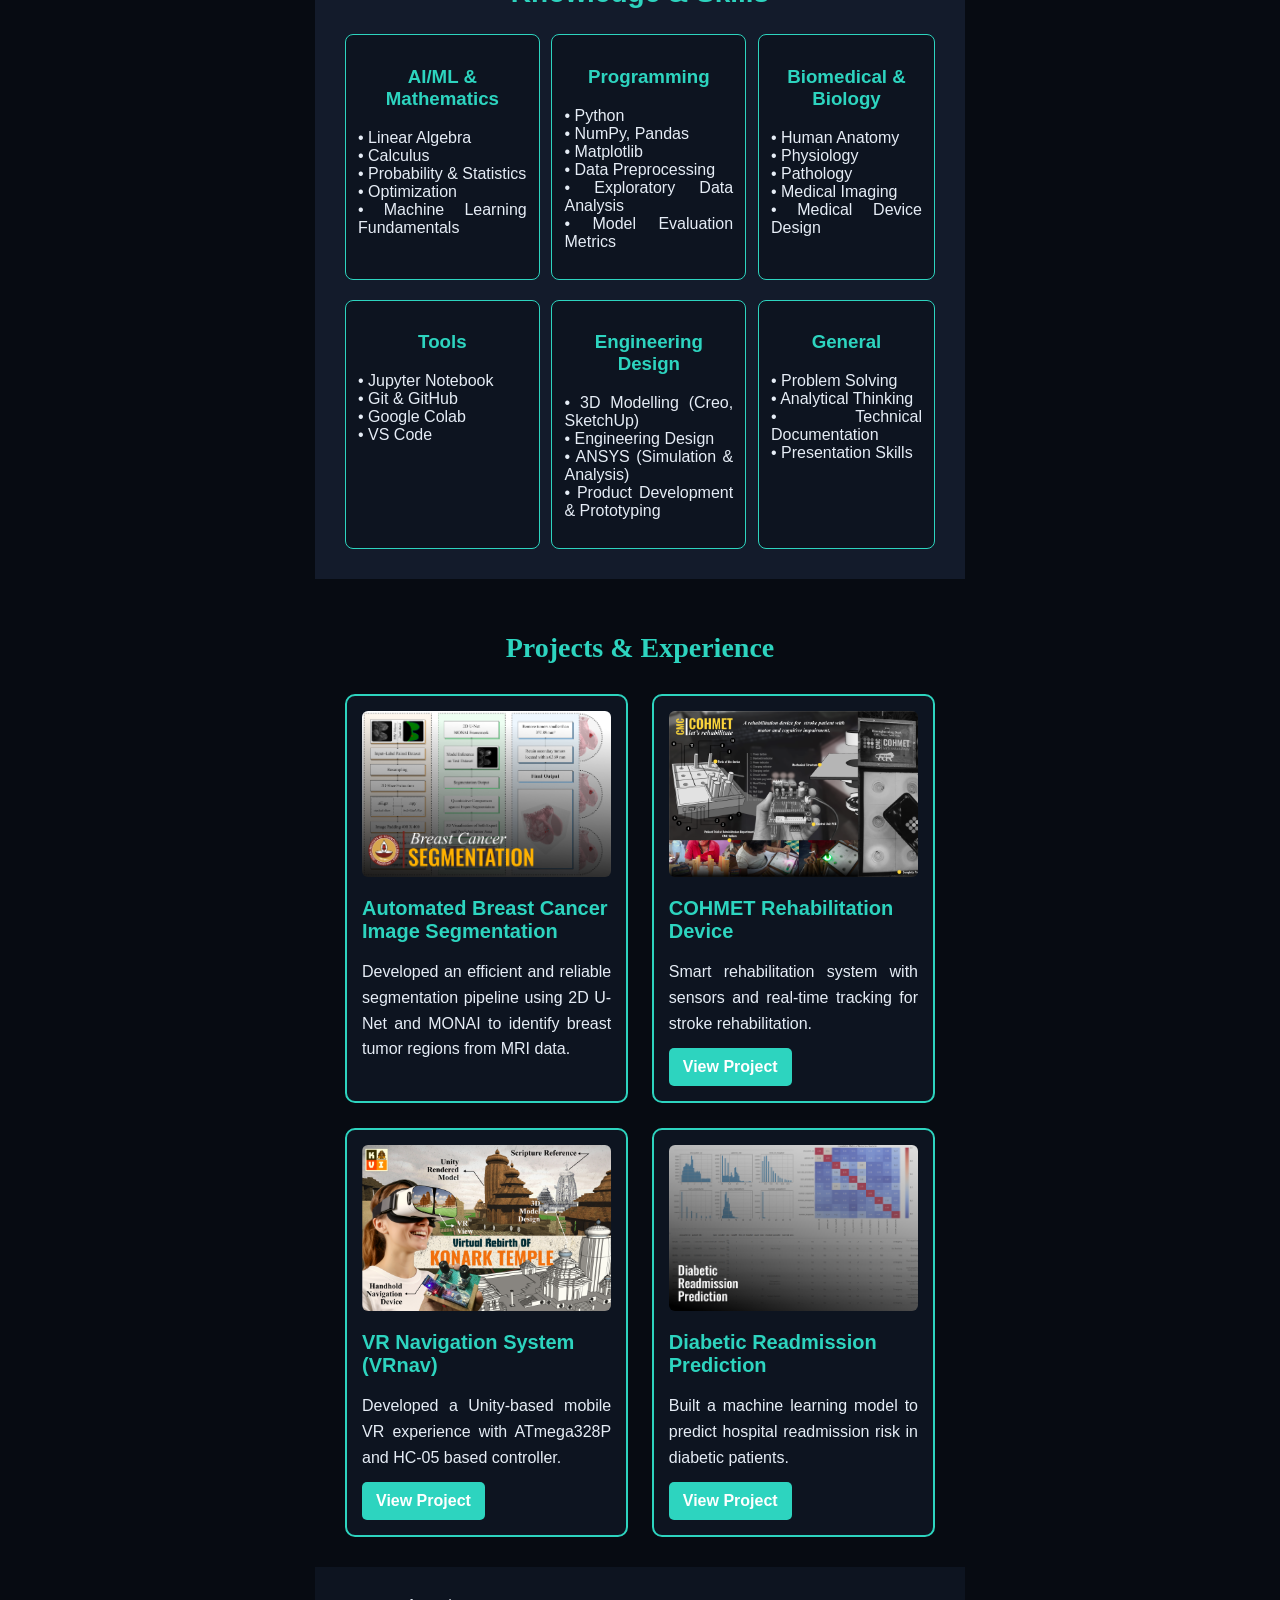
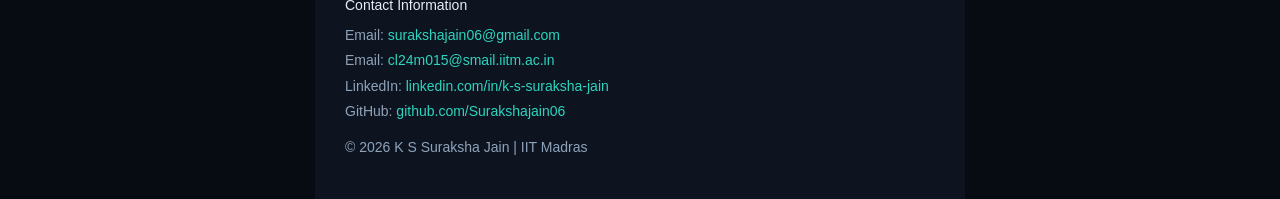
<file: mail.html>
<!-- EMAIL TEMPLATE FOR SURAKSHA JAIN -->

<!DOCTYPE html>
<html>

<head>
    <meta charset="UTF-8">
    <meta name="viewport" content="width=device-width,initial-scale=1.0">
    <title>Suraksha Jain</title>

    <style>
        @media only screen and (max-width:700px) {

            .hero-text h1 {
                font-size: 24px !important;
                line-height: 32px !important;
                padding: 30px 10px !important;
            }

            .content {
                padding: 15px !important;
            }

            .col,
            .project-col {
                display: block !important;
                width: 100% !important;
                max-width: 100% !important;
                margin-bottom: 20px !important;
            }

            .thumb-img {
                width: 100% !important;
                height: auto !important;
            }
        }

        p {
            text-align: justify;
        }
    </style>

</head>

<body style="margin:0; padding:0; background:#070B12; font-family:Arial, sans-serif;">

    <!-- OUTER -->
    <table width="100%" border="0" cellspacing="0" cellpadding="0" bgcolor="#070B12">

        <tr>
            <td align="center">

                <!-- CONTAINER -->
                <table width="650" border="0" cellspacing="0" cellpadding="0">

                    <!-- HERO -->

                    <tr>

                        <td align="center" valign="middle" style="padding:0;">

                            <div style="
background-image:url('https://images.unsplash.com/photo-1516321318423-f06f85e504b3?q=80&w=1600');
background-size:cover;
background-position:center;
background-repeat:no-repeat;
text-align:center;
padding:100px 20px;
color:#E6EDF6;
">

                                <h1 style="
margin:0;
font-size:38px;
line-height:48px;
font-family:'Times New Roman', Times, serif;
background-color:#000000aa;
padding:20px;
">

                                    Expression of Interest for Project Staff Opportunity in
                                    <br>

                                    <span style="color:#2DD4BF;">
                                        Machine Learning & AI in Healthcare
                                    </span>

                                </h1>

                            </div>

                        </td>

                    </tr>

                    <!-- CONTENT -->

<tr>

    <td style="
background:#0D1420;
padding:30px;
color:#E6EDF6;
font-size:15px;
line-height:1.7;
" class="content">

        <p>
            <b style="color:#2DD4BF;">
                Respected Sir / Madam,
            </b>
        </p>

        <p>
            I hope this message finds you well.
            My name is
            <b style="color:#2DD4BF;">
                Suraksha Jain
            </b>,
            and I am currently pursuing
            <b style="color:#2DD4BF;">
                M.Tech in Clinical Engineering
            </b>
            at IIT Madras.
        </p>

        <p>
            I come from a background in
            <b style="color:#2DD4BF;">
                Biotechnology and Clinical Engineering
            </b>,
            and my interests lie at the intersection of
            healthcare, engineering design, and artificial intelligence.
            Alongside my growing interest in AI/ML,
            I also have prior experience working on
            <b style="color:#2DD4BF;">
                engineering design, 3D modelling,
                simulation, prototyping,
                rehabilitation devices,
                and healthcare-oriented product development.
            </b>
        </p>

        <p>
            Over the past few years,
            I have worked on projects involving
            medical device concepts,
            rehabilitation systems,
            VR-based interaction systems,
            simulation tools,
            and healthcare-related machine learning applications.
            These experiences helped me develop practical exposure to
            problem-solving,
            product thinking,
            technical documentation,
            and multidisciplinary engineering workflows.
        </p>

        <p>
            At present,
            I am actively focusing on strengthening my foundations in
            <b style="color:#2DD4BF;">
              core Machine Learning and Artificial Intelligence
            </b>,

            </b>
            My current goal is to build strong mathematical intuition
            and develop a deeper understanding of how AI can be
            meaningfully.
        </p>

        <p>
            I am writing to express my interest in potential
            <b style="color:#2DD4BF;">
                Project Staff positions,
                Research Assistant roles,
                or related opportunities
            </b>
            within your organization or laboratory.
        </p>

        <p>
            I am eager to learn,
            contribute,
            and gain practical exposure in areas involving
            <b style="color:#2DD4BF;">
                AI research,
                medical imaging,
                deep learning,
                healthcare analytics,
                biomedical systems,
                and interdisciplinary engineering applications.
            </b>
        </p>

        <p>
            I have attached my portfolio and relevant project links
            below for your reference.
        </p>

        <p>
            Thank you very much for your time and consideration.
            I would be grateful for an opportunity to learn from
            and contribute to your team.
        </p>

        <p>
            Yours sincerely,
        </p>

        <p>
            <strong style="color:#2DD4BF;">
                K S Suraksha Jain
            </strong>
            <br>
            M.Tech – Clinical Engineering
            <br>
            IIT Madras
        </p>

    </td>

</tr>

                    <!-- BUTTONS -->

                    <!-- BUTTON SECTION -->

                    <tr>

                        <td style="
background:#E6EDF6;
padding:40px 20px;
text-align:center;
">

                            <!-- GITHUB -->

                            <a href="https://github.com/Surakshajain06" style="
background:#2DD4BF;
padding:15px 28px;
color:white;
text-decoration:none;
font-weight:bold;
border-radius:6px;
display:inline-block;
margin:5px;
">

                                GitHub Profile

                            </a>

                            <!-- LINKEDIN -->

                            <a href="https://www.linkedin.com/in/k-s-suraksha-jain/" style="
background:#0D1420;
padding:15px 28px;
color:#E6EDF6;
text-decoration:none;
font-weight:bold;
border-radius:6px;
display:inline-block;
margin:5px;
">

                                LinkedIn

                            </a>

                            <!-- PORTFOLIO WEBSITE -->

                            <a href="https://surakshajain06.github.io/portfolio/" style="
background:#131B2B;
padding:15px 28px;
color:#E6EDF6;
text-decoration:none;
font-weight:bold;
border-radius:6px;
display:inline-block;
margin:5px;
">

                                Portfolio Website

                            </a>

                        </td>

                    </tr>

                    <!-- SKILLS -->

                    <tr>

                        <td style="
background:#131B2B;
padding:30px;
color:#E6EDF6;
text-align:center;
">

                            <h2 style="
margin-bottom:25px;
color:#2DD4BF;
font-size:28px;
">

                                Knowledge & Skills

                            </h2>

                            <table width="100%" border="0" cellspacing="0" cellpadding="0">

                                <!-- ROW 1 -->

                                <tr>

                                    <td width="33%" valign="top" class="col" style="
padding:12px;
background:#0D1420;
border:1px solid #2DD4BF;
border-radius:8px;
">

                                        <h3 style="color:#2DD4BF;">
                                            AI/ML & Mathematics
                                        </h3>

                                        <p>
                                            • Linear Algebra <br>
                                            • Calculus <br>
                                            • Probability & Statistics <br>
                                            • Optimization <br>
                                            • Machine Learning Fundamentals
                                        </p>

                                    </td>

                                    <td width="2%"></td>

                                    <td width="33%" valign="top" class="col" style="
padding:12px;
background:#0D1420;
border:1px solid #2DD4BF;
border-radius:8px;
">

                                        <h3 style="color:#2DD4BF;">
                                            Programming
                                        </h3>

                                        <p>
                                            • Python <br>
                                            • NumPy, Pandas <br>
                                            • Matplotlib <br>
                                            • Data Preprocessing <br>
                                            • Exploratory Data Analysis <br>
                                            • Model Evaluation Metrics
                                        </p>

                                    </td>

                                    <td width="2%"></td>

                                    <td width="33%" valign="top" class="col" style="
padding:12px;
background:#0D1420;
border:1px solid #2DD4BF;
border-radius:8px;
">

                                        <h3 style="color:#2DD4BF;">
                                            Biomedical & Biology
                                        </h3>

                                        <p>
                                            • Human Anatomy <br>
                                            • Physiology <br>
                                            • Pathology <br>
                                            • Medical Imaging <br>
                                            • Medical Device Design
                                        </p>

                                    </td>

                                </tr>

                                <tr>
                                    <td colspan="5" height="20"></td>
                                </tr>

                                <!-- ROW 2 -->

                                <tr>

                                    <td width="33%" valign="top" class="col" style="
padding:12px;
background:#0D1420;
border:1px solid #2DD4BF;
border-radius:8px;
">

                                        <h3 style="color:#2DD4BF;">
                                            Tools
                                        </h3>

                                        <p>
                                            • Jupyter Notebook <br>
                                            • Git & GitHub <br>
                                            • Google Colab <br>
                                            • VS Code
                                        </p>

                                    </td>

                                    <td width="2%"></td>

                                    <td width="33%" valign="top" class="col" style="
padding:12px;
background:#0D1420;
border:1px solid #2DD4BF;
border-radius:8px;
">

                                        <h3 style="color:#2DD4BF;">
                                            Engineering Design
                                        </h3>

                                        <p>
                                            • 3D Modelling (Creo, SketchUp) <br>
                                            • Engineering Design <br>
                                            • ANSYS (Simulation & Analysis) <br>
                                            • Product Development & Prototyping
                                        </p>

                                    </td>

                                    <td width="2%"></td>

                                    <td width="33%" valign="top" class="col" style="
padding:12px;
background:#0D1420;
border:1px solid #2DD4BF;
border-radius:8px;
">

                                        <h3 style="color:#2DD4BF;">
                                            General
                                        </h3>

                                        <p>
                                            • Problem Solving <br>
                                            • Analytical Thinking <br>
                                            • Technical Documentation <br>
                                            • Presentation Skills
                                        </p>

                                    </td>

                                </tr>

                            </table>

                        </td>

                    </tr>

                    <!-- PROJECTS -->

                    <tr>

                        <td style="
background:#070B12;
padding:30px;
color:#E6EDF6;
">

                            <h2 style="
text-align:center;
color:#2DD4BF;
margin-bottom:30px;
font-size:28px;
font-family:'Times New Roman', Times, serif;
">

                                Projects & Experience

                            </h2>

                            <table width="100%" border="0" cellspacing="0" cellpadding="0">

                                <!-- ROW 1 -->

                                <tr>

                                    <!-- BREAST CANCER -->

                                    <td width="48%" valign="top" style="
background:#0D1420;
padding:15px;
border-radius:10px;
border:2px solid #2DD4BF;
" class="project-col">

                                        <img src="https://surakshajain06.github.io/portfolio/images/tn3.png"
                                            class="thumb-img" style="
width:100%;
border-radius:6px;
margin-bottom:10px;
display:block;
">

                                        <h3 style="
color:#2DD4BF;
margin-bottom:10px;
font-size:20px;
">

                                            Automated Breast Cancer Image Segmentation

                                        </h3>

                                        <p style="
color:#E6EDF6;
line-height:1.6;
margin-bottom:12px;
">

                                            Developed an efficient and reliable segmentation
                                            pipeline using 2D U-Net and MONAI to identify
                                            breast tumor regions from MRI data.

                                        </p>

                                    </td>

                                    <td width="4%"></td>

                                    <!-- COHMET -->

                                    <td width="48%" valign="top" style="
background:#0D1420;
padding:15px;
border-radius:10px;
border:2px solid #2DD4BF;
" class="project-col">

                                        <img src="https://surakshajain06.github.io/portfolio/images/tn1.png"
                                            class="thumb-img" style="
width:100%;
border-radius:6px;
margin-bottom:10px;
display:block;
">

                                        <h3 style="
color:#2DD4BF;
margin-bottom:10px;
font-size:20px;
">

                                            COHMET Rehabilitation Device

                                        </h3>

                                        <p style="
color:#E6EDF6;
line-height:1.6;
margin-bottom:12px;
">

                                            Smart rehabilitation system with sensors and
                                            real-time tracking for stroke rehabilitation.

                                        </p>

                                        <a href="https://github.com/Surakshajain06/COHMET_PVT" style="
background:#2DD4BF;
padding:10px 14px;
color:white;
text-decoration:none;
border-radius:5px;
font-weight:bold;
display:inline-block;
">

                                            View Project

                                        </a>

                                    </td>

                                </tr>

                                <tr>
                                    <td colspan="3" height="25"></td>
                                </tr>

                                <!-- ROW 2 -->

                                <tr>

                                    <!-- VR NAV -->

                                    <td width="48%" valign="top" style="
background:#0D1420;
padding:15px;
border-radius:10px;
border:2px solid #2DD4BF;
" class="project-col">

                                        <img src="https://surakshajain06.github.io/portfolio/images/tn9.png"
                                            class="thumb-img" style="
width:100%;
border-radius:6px;
margin-bottom:10px;
display:block;
">

                                        <h3 style="
color:#2DD4BF;
margin-bottom:10px;
font-size:20px;
">

                                            VR Navigation System (VRnav)

                                        </h3>

                                        <p style="
color:#E6EDF6;
line-height:1.6;
margin-bottom:12px;
">

                                            Developed a Unity-based mobile VR experience
                                            with ATmega328P and HC-05 based controller.

                                        </p>

                                        <a href="https://konark.netlify.app/" style="
background:#2DD4BF;
padding:10px 14px;
color:white;
text-decoration:none;
border-radius:5px;
font-weight:bold;
display:inline-block;
">

                                            View Project

                                        </a>

                                    </td>

                                    <td width="4%"></td>

                                    <!-- DIABETIC -->

                                    <td width="48%" valign="top" style="
background:#0D1420;
padding:15px;
border-radius:10px;
border:2px solid #2DD4BF;
" class="project-col">

                                        <img src="https://surakshajain06.github.io/portfolio/images/tn6.png"
                                            class="thumb-img" style="
width:100%;
border-radius:6px;
margin-bottom:10px;
display:block;
">

                                        <h3 style="
color:#2DD4BF;
margin-bottom:10px;
font-size:20px;
">

                                            Diabetic Readmission Prediction

                                        </h3>

                                        <p style="
color:#E6EDF6;
line-height:1.6;
margin-bottom:12px;
">

                                            Built a machine learning model to predict
                                            hospital readmission risk in diabetic patients.

                                        </p>

                                        <a href="https://github.com/Surakshajain06/Diabetic-readmission-prediction-for-high-sensitivity-cleaning"
                                            style="
background:#2DD4BF;
padding:10px 14px;
color:white;
text-decoration:none;
border-radius:5px;
font-weight:bold;
display:inline-block;
">

                                            View Project

                                        </a>

                                    </td>

                                </tr>

                            </table>

                        </td>

                    </tr>

                    <!-- FOOTER -->

                    <tr>

                        <td style="
background:#0D1420;
padding:30px;
text-align:center;
color:#8FA3BA;
font-size:14px;
">

                            <p style="margin:0; color:#E6EDF6;">
                                Contact Information
                            </p>

                            <p style="margin-top:10px; line-height:1.8;">

                                Email:
                                <a href="mailto:surakshajain06@gmail.com" style="color:#2DD4BF; text-decoration:none;">

                                    surakshajain06@gmail.com

                                </a>

                                <br>
                                Email:
                                <a href="mailto:cl24m015@smail.iitm.ac.in" style="color:#2DD4BF; text-decoration:none;">

                                    cl24m015@smail.iitm.ac.in

                                </a>
                                <br>

                                LinkedIn:
                                <a href="https://www.linkedin.com/in/k-s-suraksha-jain/"
                                    style="color:#2DD4BF; text-decoration:none;">

                                    linkedin.com/in/k-s-suraksha-jain

                                </a>

                                <br>

                                GitHub:
                                <a href="https://github.com/Surakshajain06"
                                    style="color:#2DD4BF; text-decoration:none;">

                                    github.com/Surakshajain06

                                </a>

                            </p>

                            <p style="margin-top:15px;">
                                © 2026 K S Suraksha Jain | IIT Madras
                            </p>

                        </td>

                    </tr>

                </table>

            </td>

        </tr>

    </table>

</body>

</html>
</file>
<file: style.css>
:root {
    --bg: #ffffff;
    --surface: #f6f8fa;
    --card: #ffffff;
    --card-hover: #f8fafc;
    --border: rgba(15, 23, 42, 0.1);
    --border-strong: rgba(15, 23, 42, 0.24);
    --text: #0f172a;
    --muted: #4b5b71;
    --accent: #0f766e;
    --accent-2: #0369a1;
    --accent-soft: rgba(15, 118, 110, 0.09);
    --accent-soft-2: rgba(3, 105, 161, 0.09);
    --on-accent: #ffffff;
    --green: #047857;
    --amber: #b45309;
    --shadow-sm: 0 10px 28px -16px rgba(15, 23, 42, 0.28);
    --shadow-md: 0 24px 48px -30px rgba(15, 23, 42, 0.35);
    --shadow-lg: 0 32px 64px -36px rgba(15, 23, 42, 0.45);
    --radius: 16px;
    --radius-sm: 10px;
    --font-head: 'Space Grotesk', 'Inter', sans-serif;
    --font-body: 'Inter', system-ui, sans-serif;
}

* {
    margin: 0;
    padding: 0;
    box-sizing: border-box;
}

html {
    scroll-behavior: smooth;
}

/* Slight desktop zoom, mobile layout untouched */
@media (min-width: 1280px) {
    html {
        zoom: 1.15;
    }
}

img {
    max-width: 100%;
    height: auto;
}

body {
    font-family: var(--font-body);
    background: var(--bg);
    color: var(--text);
    line-height: 1.7;
    overflow-x: hidden;
}

body::before {
    content: "";
    position: fixed;
    inset: 0;
    z-index: -1;
    pointer-events: none;
    background:
        radial-gradient(600px 400px at 85% -5%, rgba(15, 118, 110, 0.07), transparent 60%),
        radial-gradient(700px 500px at 0% 10%, rgba(3, 105, 161, 0.06), transparent 60%);
}

::selection {
    background: rgba(15, 118, 110, 0.18);
    color: #0f172a;
}

::-webkit-scrollbar {
    width: 10px;
}

::-webkit-scrollbar-track {
    background: var(--surface);
}

::-webkit-scrollbar-thumb {
    background: #cbd5e1;
    border-radius: 8px;
}

::-webkit-scrollbar-thumb:hover {
    background: #94a3b8;
}

#about, #skills, #projects, #publications, #contact {
    scroll-margin-top: 84px;
}

/* SCROLL PROGRESS */
.scroll-progress {
    position: fixed;
    top: 0;
    left: 0;
    height: 3px;
    width: 0%;
    background: linear-gradient(90deg, var(--accent), var(--accent-2));
    z-index: 2000;
}

/* TOPBAR */
.topbar {
    position: sticky;
    top: 0;
    z-index: 1000;
    display: flex;
    align-items: center;
    justify-content: space-between;
    gap: 16px;
    padding: 14px clamp(20px, 4vw, 64px);
    background: rgba(255, 255, 255, 0.85);
    backdrop-filter: blur(14px);
    -webkit-backdrop-filter: blur(14px);
    border-bottom: 1px solid var(--border);
}

.logo {
    font-family: var(--font-head);
    font-weight: 700;
    font-size: 16px;
    letter-spacing: 1px;
    color: var(--on-accent);
    text-decoration: none;
    width: 40px;
    height: 40px;
    display: grid;
    place-items: center;
    border-radius: 12px;
    background: linear-gradient(135deg, var(--accent), var(--accent-2));
    transition: transform .2s;
}

.logo:hover {
    transform: rotate(-6deg) scale(1.05);
}

.nav {
    display: flex;
    gap: 4px;
}

.nav a {
    color: var(--muted);
    text-decoration: none;
    font-size: 14px;
    font-weight: 500;
    padding: 8px 14px;
    border-radius: 8px;
    transition: color .2s, background .2s;
}

.nav a:hover,
.nav a.active {
    color: var(--text);
    background: rgba(15, 23, 42, 0.05);
}

.nav a.active {
    color: var(--accent);
}

.icons {
    display: flex;
    gap: 8px;
}

.icons a {
    color: var(--muted);
    font-size: 17px;
    text-decoration: none;
    width: 38px;
    height: 38px;
    display: grid;
    place-items: center;
    border-radius: 10px;
    border: 1px solid var(--border);
    transition: all .2s;
}

.icons a:hover {
    color: var(--accent);
    border-color: var(--accent);
    transform: translateY(-2px);
}

/* HERO */
.hero {
    max-width: 1500px;
    margin: 0 auto;
    display: flex;
    align-items: center;
    justify-content: center;
    gap: 80px;
    padding: 72px clamp(24px, 6vw, 80px);
    min-height: calc(100vh - 69px);
}

.hero-img {
    position: relative;
    flex-shrink: 0;
}

.hero-img::before {
    content: "";
    position: absolute;
    inset: -18px;
    border-radius: 44px;
    background: conic-gradient(from 130deg, rgba(45, 212, 191, 0.5), rgba(56, 189, 248, 0.4), rgba(139, 92, 246, 0.35), rgba(244, 114, 182, 0.3), rgba(45, 212, 191, 0.5));
    z-index: -1;
    filter: blur(46px);
    opacity: 0.55;
}

.hero-img .img-frame {
    position: relative;
    display: inline-block;
    padding: 4px;
    border-radius: 28px;
    overflow: hidden;
    isolation: isolate;
    animation: hero-float 6s ease-in-out infinite;
    box-shadow: 0 30px 80px -34px rgba(15, 118, 110, 0.45);
}

.hero-img .img-frame::before {
    content: "";
    position: absolute;
    inset: -150%;
    background: conic-gradient(from 0deg, #2dd4bf, #38bdf8, #8b5cf6, #ec4899, #fbbf24, #2dd4bf);
    animation: frame-rotate 8s linear infinite;
    z-index: -1;
}

.hero-img .img-frame::after {
    content: "";
    position: absolute;
    inset: 4px;
    border-radius: 24px;
    background: var(--bg);
    z-index: -1;
}

.hero-img img {
    width: min(440px, 70vw);
    border-radius: 25px;
    display: block;
    position: relative;
    z-index: 1;
}

.hero-img .corner {
    position: absolute;
    width: 46px;
    height: 46px;
    z-index: 3;
    pointer-events: none;
    filter: drop-shadow(0 0 6px rgba(15, 118, 110, 0.45));
}

.hero-img .corner-tl {
    top: -14px;
    left: -14px;
    border-top: 3px solid var(--accent);
    border-left: 3px solid var(--accent);
    border-radius: 12px 0 0 0;
}

.hero-img .corner-tr {
    top: -14px;
    right: -14px;
    border-top: 3px solid var(--accent-2);
    border-right: 3px solid var(--accent-2);
    border-radius: 0 12px 0 0;
}

.hero-img .corner-bl {
    bottom: -14px;
    left: -14px;
    border-bottom: 3px solid var(--accent-2);
    border-left: 3px solid var(--accent-2);
    border-radius: 0 0 0 12px;
}

.hero-img .corner-br {
    bottom: -14px;
    right: -14px;
    border-bottom: 3px solid var(--accent);
    border-right: 3px solid var(--accent);
    border-radius: 0 0 12px 0;
}

.hero-img .orbit-ring {
    position: absolute;
    top: 50%;
    left: 50%;
    width: 122%;
    aspect-ratio: 1;
    border: 1.5px dashed rgba(3, 105, 161, 0.3);
    border-radius: 50%;
    animation: orbit-spin 26s linear infinite;
    z-index: -1;
    pointer-events: none;
}

.hero-img .orbit-dot {
    position: absolute;
    top: -5px;
    left: 50%;
    width: 10px;
    height: 10px;
    border-radius: 50%;
    background: var(--accent);
    box-shadow: 0 0 12px rgba(15, 118, 110, 0.55);
}

.hero-img .float-chip {
    position: absolute;
    font-family: var(--font-head);
    font-weight: 600;
    font-size: 14px;
    letter-spacing: 0.5px;
    color: var(--text);
    background: rgba(255, 255, 255, 0.9);
    border: 1px solid rgba(15, 118, 110, 0.3);
    border-radius: 999px;
    padding: 8px 16px;
    backdrop-filter: blur(6px);
    box-shadow: var(--shadow-sm);
    animation: chip-float 5s ease-in-out infinite;
    z-index: 2;
    white-space: nowrap;
}

.hero-img .chip-ml {
    top: 8%;
    right: -14%;
}

.hero-img .chip-ai {
    bottom: 16%;
    left: -16%;
    animation-delay: -1.7s;
}

.hero-img .chip-health {
    top: 46%;
    right: -20%;
    animation-delay: -3.2s;
}

@keyframes frame-rotate {
    to {
        transform: rotate(360deg);
    }
}

@keyframes orbit-spin {
    from {
        transform: translate(-50%, -50%) rotate(0deg);
    }
    to {
        transform: translate(-50%, -50%) rotate(360deg);
    }
}

@keyframes hero-float {
    0%,
    100% {
        transform: translateY(0);
    }
    50% {
        transform: translateY(-12px);
    }
}

@keyframes chip-float {
    0%,
    100% {
        transform: translateY(6px);
    }
    50% {
        transform: translateY(-6px);
    }
}

.hero-text {
    max-width: 700px;
}

.hero-eyebrow {
    color: var(--muted);
    font-size: 15px;
}

.hero h1 {
    font-family: var(--font-head);
    font-size: clamp(42px, 6vw, 64px);
    line-height: 1.05;
    font-weight: 700;
    letter-spacing: -0.5px;
    margin: 12px 0 10px;
    background: linear-gradient(120deg, #0f172a 25%, #0f766e);
    -webkit-background-clip: text;
    background-clip: text;
    color: transparent;
}

.hero-role {
    font-family: var(--font-head);
    font-size: 17px;
    font-weight: 600;
    color: var(--accent);
    letter-spacing: 0.2px;
}

.hero-desc {
    color: var(--muted);
    margin-top: 18px;
    max-width: 480px;
}

.hero-hashtag {
    margin-top: 14px;
    font-family: ui-monospace, 'Cascadia Code', 'JetBrains Mono', monospace;
    font-size: 13px;
    color: var(--muted);
    opacity: 0.85;
}

.buttons {
    display: flex;
    flex-wrap: wrap;
    gap: 14px;
    margin-top: 36px;
}

.btn {
    display: inline-flex;
    align-items: center;
    gap: 8px;
    background: linear-gradient(120deg, var(--accent), var(--accent-2));
    color: var(--on-accent);
    font-weight: 600;
    font-size: 14px;
    padding: 12px 22px;
    border-radius: 12px;
    text-decoration: none;
    box-shadow: 0 10px 24px -12px rgba(15, 118, 110, 0.65);
    transition: transform .2s, box-shadow .2s;
}

.btn:hover {
    transform: translateY(-2px);
    box-shadow: 0 16px 32px -14px rgba(15, 118, 110, 0.75);
}

.btn-outline {
    display: inline-flex;
    align-items: center;
    gap: 8px;
    background: transparent;
    color: var(--text);
    border: 1px solid var(--border-strong);
    font-weight: 500;
    font-size: 14px;
    padding: 12px 22px;
    border-radius: 12px;
    text-decoration: none;
    transition: all .2s;
}

.btn-outline:hover {
    border-color: var(--accent);
    color: var(--accent);
    transform: translateY(-2px);
}

/* ABOUT */
.about {
    max-width: 1500px;
    margin: 0 auto;
    padding: 90px clamp(24px, 6vw, 80px);
    display: grid;
    grid-template-columns: 1.2fr 1fr;
    gap: 56px;
    align-items: start;
}

.about-text p {
    color: var(--muted);
    margin-top: 18px;
    text-align: justify;
}

.hl {
    color: var(--accent);
    font-weight: 600;
}

.subsection-title {
    font-family: var(--font-head);
    font-size: 24px;
    font-weight: 600;
    margin-top: 46px;
}

.education {
    display: flex;
    flex-direction: column;
    gap: 14px;
    margin-top: 20px;
}

.edu-card {
    display: flex;
    gap: 16px;
    align-items: flex-start;
    background: var(--card);
    border: 1px solid var(--border);
    border-radius: var(--radius-sm);
    padding: 20px;
    transition: border-color .2s;
}

.edu-card:hover {
    border-color: rgba(15, 118, 110, 0.4);
}

.edu-icon {
    color: var(--accent);
    width: 42px;
    height: 42px;
    flex-shrink: 0;
    display: grid;
    place-items: center;
    border-radius: 10px;
    background: var(--accent-soft);
    font-size: 18px;
}

.edu-card h4 {
    font-family: var(--font-head);
    font-size: 16px;
    font-weight: 600;
}

.edu-card p {
    color: var(--muted);
    font-size: 14px;
    margin-top: 5px;
}

.dot {
    color: var(--accent);
    margin: 0 6px;
}

.about-aside {
    position: sticky;
    top: 110px;
}

.about-img img {
    width: 100%;
    border-radius: var(--radius);
    border: 1px solid var(--border);
    display: block;
}

.facts {
    margin-top: 18px;
    border: 1px solid var(--border);
    border-radius: var(--radius);
    overflow: hidden;
    background: var(--card);
}

.fact {
    display: flex;
    justify-content: space-between;
    gap: 12px;
    padding: 14px 18px;
    border-bottom: 1px solid var(--border);
    font-size: 14px;
}

.fact:last-child {
    border-bottom: 0;
}

.fact-label {
    color: var(--muted);
    flex-shrink: 0;
}

.fact span:last-child {
    color: var(--text);
    font-weight: 500;
    text-align: right;
}

/* INSTITUTE STRIP */
.logo-strip {
    border-top: 1px solid var(--border);
    border-bottom: 1px solid var(--border);
    background: var(--surface);
    padding: 34px 0;
}

.strip-label {
    text-align: center;
    color: var(--muted);
    font-size: 13px;
    letter-spacing: 1.4px;
    text-transform: uppercase;
    margin-bottom: 28px;
}

.strip-content {
    display: flex;
    justify-content: center;
    gap: 72px;
    align-items: flex-start;
    flex-wrap: wrap;
}

.logo-item {
    display: flex;
    flex-direction: column;
    align-items: center;
    gap: 14px;
}

.logo-item img {
    width: 88px;
    height: 88px;
    object-fit: cover;
    border-radius: 50%;
    background: #fffdf4;
    padding: 10px;
    border: 1px solid var(--border);
}

.logo-name {
    font-family: var(--font-head);
    font-weight: 600;
    color: var(--muted);
    font-size: 14px;
    text-align: center;
}

/* SKILLS */
.skills-section {
    max-width: 1500px;
    margin: 0 auto;
    text-align: center;
    padding: 100px clamp(24px, 6vw, 80px);
}

.skills-sub {
    color: var(--muted);
    max-width: 640px;
    margin: 8px auto 0;
}

.skills-grid {
    display: grid;
    grid-template-columns: repeat(auto-fill, minmax(320px, 1fr));
    gap: 18px;
    margin-top: 44px;
    text-align: left;
}

.skill-box {
    background: var(--card);
    border: 1px solid var(--border);
    border-radius: var(--radius);
    padding: 26px 26px 20px;
    box-shadow: var(--shadow-sm);
    transition: transform .25s, border-color .25s, background .25s, box-shadow .25s;
}

.skill-box:hover {
    transform: translateY(-4px);
    border-color: var(--border-strong);
    background: var(--card-hover);
    box-shadow: var(--shadow-md);
}

.skill-box.highlight {
    border-color: rgba(15, 118, 110, 0.35);
}

.skill-box h3 {
    font-family: var(--font-head);
    font-size: 18px;
    font-weight: 600;
    margin-bottom: 16px;
    display: flex;
    align-items: center;
    gap: 10px;
}

.skill-box h3::before {
    content: "";
    width: 8px;
    height: 8px;
    border-radius: 4px;
    background: linear-gradient(135deg, var(--accent), var(--accent-2));
}

.skill-box ul {
    list-style: none;
}

.skill-box li {
    color: var(--muted);
    font-size: 14px;
    padding: 7px 0 7px 18px;
    position: relative;
    border-bottom: 1px dashed rgba(15, 23, 42, 0.08);
}

.skill-box li:last-child {
    border-bottom: 0;
}

.skill-box li::before {
    content: "";
    position: absolute;
    left: 0;
    top: 15px;
    width: 6px;
    height: 6px;
    border-radius: 50%;
    background: var(--accent);
    opacity: 0.55;
}

/* SECTION TITLES */
.section-title {
    font-family: var(--font-head);
    font-size: clamp(28px, 4vw, 38px);
    font-weight: 600;
    letter-spacing: -0.3px;
}

.section-title::after {
    content: "";
    display: block;
    width: 56px;
    height: 3px;
    margin-top: 10px;
    border-radius: 999px;
    background: linear-gradient(90deg, var(--accent), var(--accent-2));
    animation: title-grow .6s cubic-bezier(.2, .7, .3, 1) both;
}

@keyframes title-grow {
    from {
        transform: scaleX(0);
        transform-origin: left;
    }
    to {
        transform: scaleX(1);
        transform-origin: left;
    }
}

/* PROJECTS */
.projects-section {
    border-top: 1px solid var(--border);
    background:
        radial-gradient(900px 400px at 50% 0%, rgba(3, 105, 161, 0.07), transparent 60%),
        var(--bg);
    padding: 90px clamp(24px, 5vw, 60px);
}

.proj-title {
    font-family: var(--font-head);
    font-size: clamp(26px, 3.6vw, 36px);
    font-weight: 600;
    text-align: center;
    margin-bottom: 22px;
    letter-spacing: -0.3px;
}

/* FILTERS */
.project-filters {
    display: flex;
    flex-wrap: wrap;
    justify-content: center;
    gap: 10px;
    margin-bottom: 44px;
}

.filter-btn {
    font-family: var(--font-head);
    font-size: 13.5px;
    font-weight: 600;
    color: var(--muted);
    background: transparent;
    border: 1px solid var(--border);
    padding: 9px 20px;
    border-radius: 999px;
    cursor: pointer;
    transition: all .2s;
}

.filter-btn:hover {
    color: var(--text);
    border-color: var(--border-strong);
    transform: translateY(-1px);
}

.filter-btn.active {
    color: var(--on-accent);
    background: linear-gradient(120deg, var(--accent), var(--accent-2));
    border-color: transparent;
    box-shadow: 0 8px 20px -10px rgba(15, 118, 110, 0.6);
}

@keyframes cardIn {
    from {
        opacity: 0;
        transform: translateY(12px);
    }
    to {
        opacity: 1;
        transform: translateY(0);
    }
}

.project-card.in {
    animation: cardIn .35s ease;
}

.projects {
    max-width: 1560px;
    margin: 0 auto;
    display: grid;
    grid-template-columns: repeat(auto-fill, minmax(330px, 1fr));
    gap: 22px;
}

.project-card {
    background: var(--card);
    border: 1px solid var(--border);
    border-radius: var(--radius);
    overflow: hidden;
    display: flex;
    flex-direction: column;
    height: 100%;
    position: relative;
    box-shadow: var(--shadow-sm);
    transition: transform .25s, border-color .25s, box-shadow .25s;
}

.project-card::before {
    content: "";
    position: absolute;
    top: 0;
    left: 0;
    width: 100%;
    height: 100%;
    background: radial-gradient(280px circle at var(--mx, 50%) var(--my, 50%), rgba(15, 118, 110, 0.09), transparent 65%);
    opacity: 0;
    transition: opacity .3s;
    z-index: 1;
    pointer-events: none;
}

.project-card:hover::before {
    opacity: 1;
}

.project-card:hover {
    transform: translateY(-6px);
    border-color: rgba(15, 118, 110, 0.4);
    box-shadow: var(--shadow-md);
}

.thumb {
    position: relative;
}

.thumb img {
    width: 100%;
    aspect-ratio: 3 / 2;
    object-fit: cover;
    display: block;
}

.thumb::after {
    content: "";
    position: absolute;
    inset: 0;
    background: linear-gradient(180deg, transparent 70%, rgba(15, 23, 42, 0.12));
}

.status {
    position: absolute;
    z-index: 2;
    top: 14px;
    left: 14px;
    display: inline-flex;
    align-items: center;
    gap: 7px;
    font-size: 12.5px;
    font-weight: 600;
    letter-spacing: 0.3px;
    padding: 7px 13px;
    border-radius: 999px;
    backdrop-filter: blur(8px);
    -webkit-backdrop-filter: blur(8px);
    background: rgba(255, 255, 255, 0.92);
    border: 1px solid rgba(255, 255, 255, 0.6);
    box-shadow: 0 4px 14px rgba(15, 23, 42, 0.18);
}

.status::before {
    content: "";
    width: 7px;
    height: 7px;
    border-radius: 50%;
    background: currentColor;
}

.status.done {
    color: var(--green);
    border-color: rgba(4, 120, 87, 0.35);
}

.status.ongoing {
    color: var(--amber);
    border-color: rgba(180, 83, 9, 0.35);
}

.project-content {
    padding: 22px;
    display: flex;
    flex-direction: column;
    flex-grow: 1;
}

.project-content h3 {
    font-family: var(--font-head);
    font-size: 17px;
    line-height: 1.4;
    font-weight: 600;
    margin-bottom: 12px;
    letter-spacing: -0.2px;
}

.project-content > p {
    color: var(--muted);
    font-size: 14px;
    margin-bottom: 10px;
}

.project-details {
    margin-top: 14px;
    padding-top: 14px;
    border-top: 1px solid var(--border);
    display: flex;
    flex-wrap: wrap;
    gap: 6px 18px;
}

.project-details p {
    font-size: 12.5px;
    color: var(--muted);
    margin: 0;
}

.project-details b {
    color: var(--accent);
    font-weight: 600;
    margin-right: 4px;
}

.project-bottom {
    display: flex;
    flex-wrap: wrap;
    gap: 10px;
    margin-top: auto;
    padding-top: 20px;
}

.project-bottom a {
    background: var(--accent-soft);
    color: var(--accent);
    border: 1px solid rgba(15, 118, 110, 0.28);
    padding: 9px 16px;
    border-radius: 10px;
    text-decoration: none;
    font-size: 13px;
    font-weight: 600;
    transition: all .2s;
}

.project-bottom a:hover {
    background: linear-gradient(120deg, var(--accent), var(--accent-2));
    color: var(--on-accent);
    border-color: transparent;
}

/* PUBLICATIONS */
.publication-grid {
    max-width: 1440px;
    margin: 0 auto;
    display: grid;
    grid-template-columns: repeat(auto-fit, minmax(400px, 1fr));
    gap: 24px;
}

.publication-card {
    position: relative;
    background: transparent;
    border: 1px solid var(--border);
    border-radius: 20px;
    padding: 30px;
    overflow: hidden;
    transition: transform .3s ease, border-color .3s ease, box-shadow .3s ease;
}

.publication-card::before {
    content: "";
    position: absolute;
    inset: 0;
    border-radius: inherit;
    background:
        radial-gradient(380px 190px at 18% -12%, rgba(15, 118, 110, 0.12), transparent 70%),
        radial-gradient(380px 190px at 82% -12%, rgba(3, 105, 161, 0.1), transparent 70%),
        linear-gradient(160deg, #ffffff, #f7f9fb 60%);
    z-index: 0;
    transition: background .35s;
}

.publication-card > * {
    position: relative;
    z-index: 1;
}

.publication-card:hover {
    transform: translateY(-6px);
    border-color: rgba(15, 118, 110, 0.4);
    box-shadow: var(--shadow-lg);
}

.publication-card:hover::before {
    background:
        radial-gradient(420px 220px at 18% -12%, rgba(15, 118, 110, 0.18), transparent 70%),
        radial-gradient(420px 220px at 82% -12%, rgba(3, 105, 161, 0.15), transparent 70%),
        linear-gradient(160deg, #ffffff, #f4f8f8 60%);
}

.pub-index {
    position: absolute;
    top: 12px;
    right: 20px;
    font-family: var(--font-head);
    font-size: 66px;
    font-weight: 700;
    line-height: 1;
    color: transparent;
    -webkit-text-stroke: 1px rgba(15, 23, 42, 0.16);
    opacity: 0.85;
    user-select: none;
    pointer-events: none;
    z-index: 0;
}

.publication-top {
    display: flex;
    justify-content: space-between;
    align-items: center;
    gap: 10px;
    margin-bottom: 18px;
}

.pub-status {
    display: inline-flex;
    align-items: center;
    gap: 8px;
    font-size: 12.5px;
    font-weight: 600;
    letter-spacing: 0.3px;
    padding: 7px 15px;
    border-radius: 999px;
    text-transform: uppercase;
}

.pub-status i {
    font-size: 13px;
}

.pub-status.accepted {
    background: rgba(180, 83, 9, 0.12);
    color: var(--amber);
    border: 1px solid rgba(180, 83, 9, 0.3);
}

.pub-status.published {
    background: rgba(4, 120, 87, 0.12);
    color: var(--green);
    border: 1px solid rgba(4, 120, 87, 0.3);
}

.pub-year {
    font-family: var(--font-head);
    font-weight: 600;
    font-size: 13px;
    color: var(--muted);
    border: 1px solid var(--border);
    padding: 4px 12px;
    border-radius: 999px;
}

.publication-card h3 {
    font-family: var(--font-head);
    font-size: 19px;
    line-height: 1.4;
    font-weight: 600;
    letter-spacing: -0.2px;
    margin-bottom: 12px;
    padding-right: 46px;
}

.conference-name {
    color: var(--accent);
    font-weight: 600;
    font-size: 13.5px;
    margin-bottom: 12px;
    display: flex;
    align-items: center;
    gap: 8px;
}

.conference-name i {
    font-size: 12px;
    opacity: 0.8;
}

.publication-card > p {
    color: var(--muted);
    font-size: 14.5px;
}

.publication-meta {
    margin-top: 22px;
    padding-top: 18px;
    border-top: 1px dashed var(--border);
    display: flex;
    flex-wrap: wrap;
    gap: 12px;
}

.pub-tag {
    display: inline-grid;
    gap: 2px;
    color: var(--muted);
    font-size: 13px;
    background: rgba(248, 250, 252, 0.9);
    border: 1px solid var(--border);
    border-radius: 12px;
    padding: 8px 14px;
}

.pub-tag b {
    color: var(--accent-2);
    font-size: 10.5px;
    font-weight: 600;
    letter-spacing: 1.2px;
    text-transform: uppercase;
}

.pub-link {
    color: var(--text);
    text-decoration: none;
    font-weight: 600;
    transition: color .2s;
}

.pub-link:hover {
    color: var(--accent);
}

.pub-link i {
    font-size: 11px;
}

/* FOOTER */
footer {
    border-top: 1px solid var(--border);
    background: var(--surface);
    text-align: center;
    padding: 56px 20px 48px;
}

.footer-heading {
    font-family: var(--font-head);
    font-size: 12px;
    font-weight: 600;
    letter-spacing: 2px;
    text-transform: uppercase;
    color: var(--muted);
    margin-bottom: 12px;
}

.footer-mail {
    font-family: var(--font-head);
    font-size: clamp(18px, 2.6vw, 24px);
    font-weight: 600;
    color: var(--text);
    text-decoration: none;
    transition: color .2s;
}

.footer-mail:hover {
    color: var(--accent);
}

.footer-note {
    color: var(--muted);
    font-size: 14px;
    margin-top: 12px;
}

.copy {
    color: var(--muted);
    font-size: 12.5px;
    margin-top: 28px;
    opacity: 0.8;
}

.copy a {
    color: var(--accent);
    text-decoration: none;
}

.copy a:hover {
    text-decoration: underline;
}

/* REVEAL */
.reveal {
    opacity: 0;
    transform: translateY(26px);
    transition: opacity .7s ease, transform .7s ease;
}

.reveal.visible {
    opacity: 1;
    transform: none;
}

.bottom-nav {
    display: none;
}

/* BACK TO TOP */
.back-to-top {
    position: fixed;
    bottom: 24px;
    right: 24px;
    width: 44px;
    height: 44px;
    display: grid;
    place-items: center;
    border-radius: 12px;
    border: 1px solid var(--border-strong);
    background: rgba(255, 255, 255, 0.9);
    backdrop-filter: blur(10px);
    -webkit-backdrop-filter: blur(10px);
    color: var(--accent);
    font-size: 16px;
    cursor: pointer;
    opacity: 0;
    pointer-events: none;
    transform: translateY(12px);
    transition: opacity .3s, transform .3s, border-color .3s, color .3s;
    z-index: 900;
    box-shadow: var(--shadow-sm);
}

.back-to-top.visible {
    opacity: 1;
    pointer-events: auto;
    transform: translateY(0);
}

.back-to-top:hover {
    border-color: var(--accent);
    color: var(--text);
    transform: translateY(-2px);
}

@media (max-width: 1000px) {
.back-to-top {
        bottom: 84px;
        right: 16px;
        width: 40px;
        height: 40px;
        border-radius: 10px;
    }
}

/* PAGE LOAD TRANSITION */
body.page-loaded {
    animation: page-fade .5s ease both;
}

@keyframes page-fade {
    from {
        opacity: 0;
    }
    to {
        opacity: 1;
    }
}

/* RESPONSIVE */
@media (max-width: 1000px) {
    .nav {
        display: none;
    }

    .bottom-nav {
        display: flex;
        position: fixed;
        bottom: 0;
        left: 0;
        right: 0;
        z-index: 50;
        background: rgba(255, 255, 255, 0.94);
        backdrop-filter: blur(12px);
        -webkit-backdrop-filter: blur(12px);
        border-top: 1px solid var(--border);
        padding: 6px 8px calc(6px + env(safe-area-inset-bottom));
    }

    .bottom-nav a {
        flex: 1;
        display: flex;
        flex-direction: column;
        align-items: center;
        gap: 2px;
        padding: 6px 0;
        color: var(--muted);
        font-size: 9.5px;
        letter-spacing: 0.3px;
        text-decoration: none;
        transition: color .2s;
    }

    .bottom-nav a i {
        font-size: 16px;
    }

    .bottom-nav a.active,
    .bottom-nav a:hover {
        color: var(--accent);
    }

    body {
        padding-bottom: 62px;
    }

    .hero {
        flex-direction: column;
        text-align: center;
        gap: 44px;
        padding-top: 56px;
    }

    .hero-text {
        max-width: 100%;
    }

    .hero-desc {
        margin-inline: auto;
    }

    .buttons {
        justify-content: center;
    }

    .about {
        grid-template-columns: 1fr;
        gap: 40px;
    }

    .about-aside {
        position: static;
        max-width: 520px;
        margin: 0 auto;
    }

    .skills-grid,
    .projects {
        grid-template-columns: repeat(2, 1fr);
    }
}

@media (max-width: 640px) {
    .hero-img .orbit-ring {
        width: 110%;
    }

    .hero-img .chip-ml {
        right: -6%;
    }

    .hero-img .chip-ai {
        left: -8%;
    }

    .hero-img .chip-health {
        display: none;
    }

    .skills-grid,
    .projects {
        grid-template-columns: 1fr;
    }

    .topbar {
        padding: 12px 16px;
    }

    .publication-top {
        flex-direction: column;
        align-items: flex-start;
    }

    .logo-strip {
        padding: 24px 14px;
    }

    .strip-label {
        font-size: 11.5px;
        letter-spacing: 1.1px;
        margin-bottom: 20px;
    }

    .strip-content {
        gap: 0;
        justify-content: space-evenly;
    }

    .logo-item img {
        width: 58px;
        height: 58px;
        padding: 7px;
    }

    .logo-name {
        font-size: 12px;
    }

    .projects-section {
        padding: 64px clamp(14px, 4vw, 22px);
    }

    .proj-title {
        font-size: clamp(24px, 6.4vw, 30px);
    }

    .project-filters {
        gap: 8px;
        margin-bottom: 30px;
    }

    .filter-btn {
        padding: 8px 16px;
        font-size: 12.5px;
    }

    .projects {
        gap: 16px;
    }

    .project-content {
        padding: 18px;
    }

    .project-content h3 {
        font-size: 16px;
    }

    .project-details {
        gap: 6px 0;
    }

    .project-bottom a {
        flex: 1 1 100%;
        text-align: center;
    }
}

@media (max-width: 480px) {
    .strip-content {
        justify-content: space-around;
    }

    .project-filters {
        overflow-x: auto;
        justify-content: flex-start;
        flex-wrap: nowrap;
        padding-bottom: 6px;
        -webkit-overflow-scrolling: touch;
        scrollbar-width: none;
    }

    .project-filters::-webkit-scrollbar {
        display: none;
    }

    .filter-btn {
        flex-shrink: 0;
    }
}
</file>
